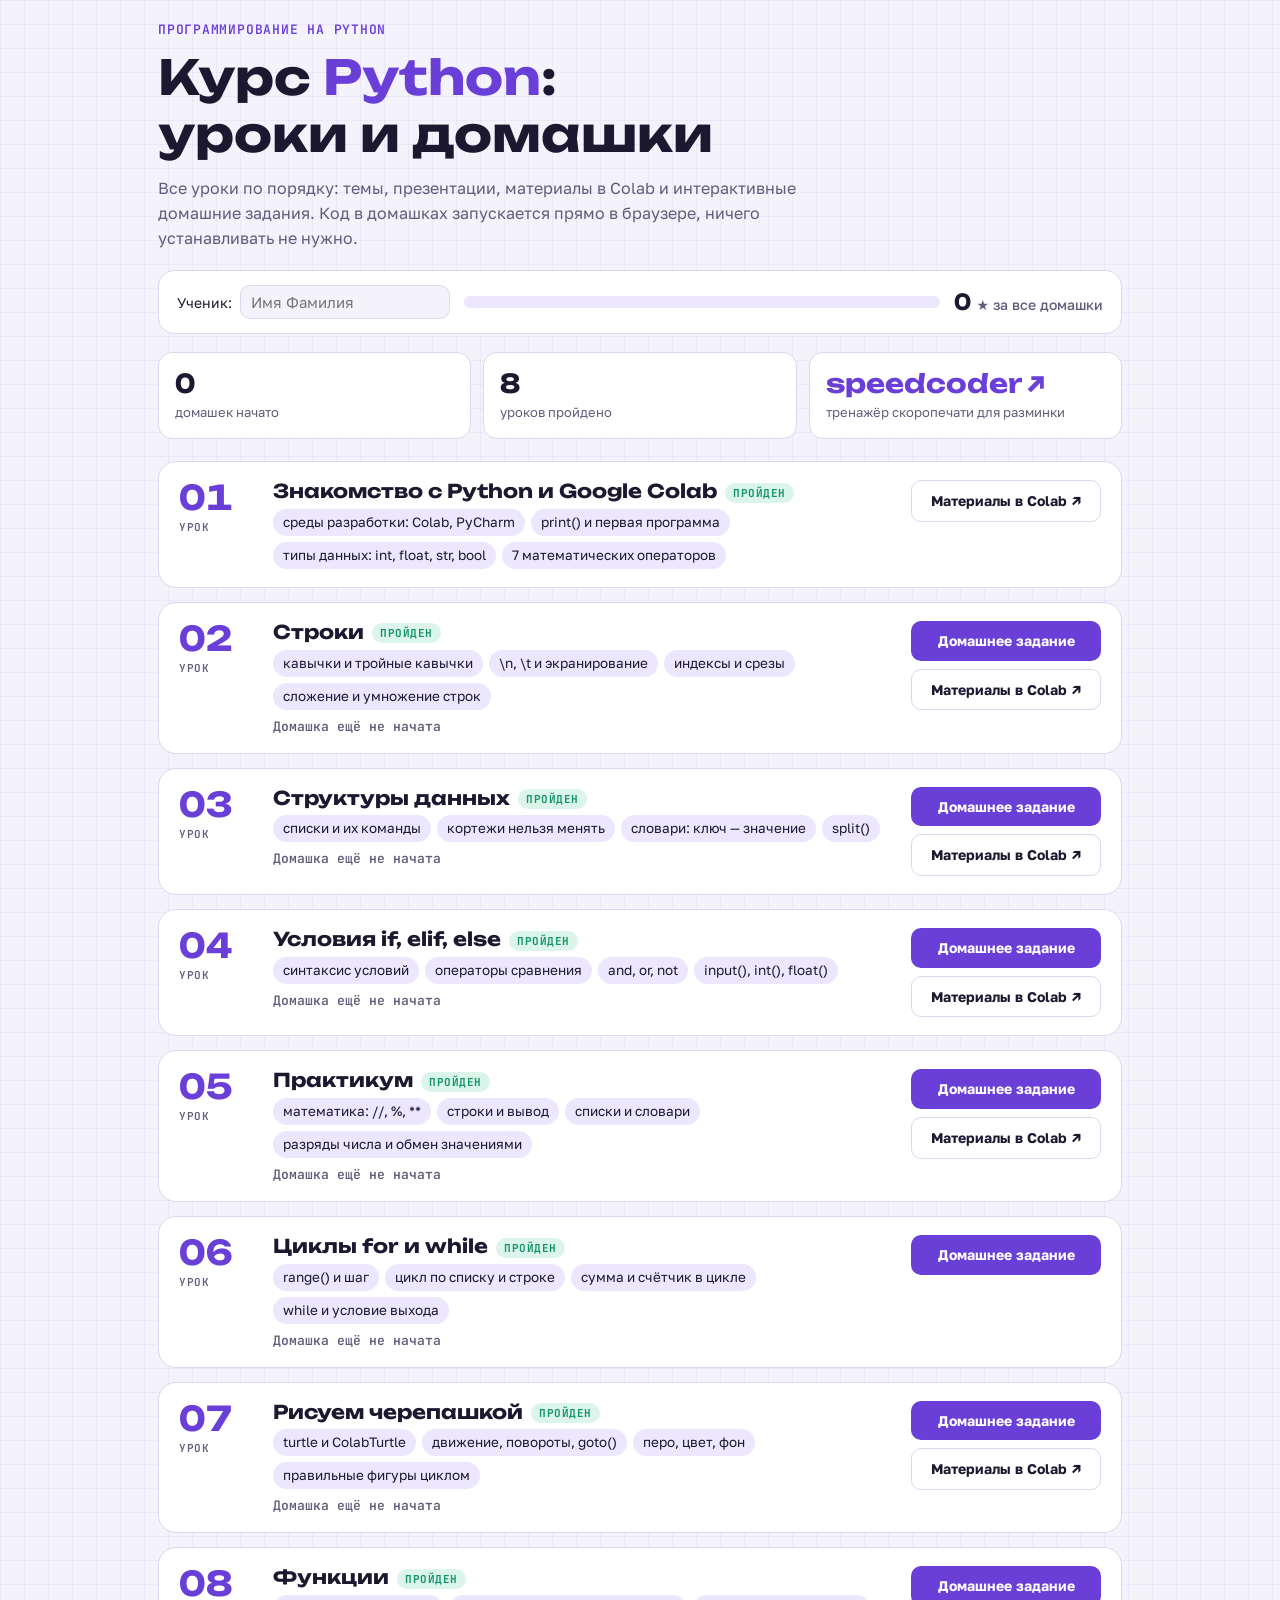
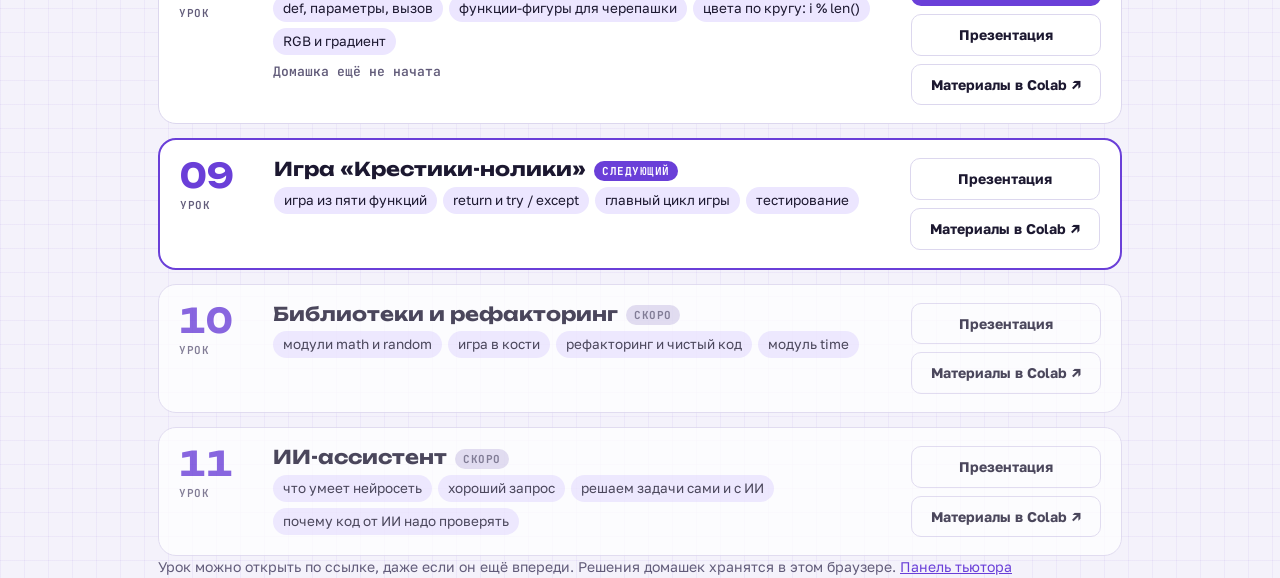
<file: index.html>
<!DOCTYPE html>
<html lang="ru">
<head>
<meta charset="utf-8">
<meta name="viewport" content="width=device-width, initial-scale=1">
<title>Курс Python: уроки и домашки</title>
<link rel="stylesheet" href="assets/site.css">
<style>
.lessons{display:grid;gap:14px}
.lesson{display:grid;grid-template-columns:76px 1fr auto;gap:18px;align-items:start;background:var(--paper);border:1px solid var(--line);border-radius:18px;padding:18px 20px}
.lesson .no{font:700 34px/1 var(--display);color:var(--accent);font-variant-numeric:tabular-nums}
.lesson .no small{display:block;font:600 11px var(--mono);color:var(--muted);letter-spacing:.06em;text-transform:uppercase;margin-top:6px}
.lesson h3{font-size:19px;margin-bottom:6px}
.lesson ul{margin:0;padding:0;list-style:none;display:flex;flex-wrap:wrap;gap:6px}
.lesson ul li{font-size:13.5px;background:var(--accent-soft);color:var(--ink);padding:3px 10px;border-radius:99px}
.lesson .acts{display:flex;flex-direction:column;gap:8px;align-items:stretch;min-width:190px}
.lesson .acts .btn{text-align:center}
.lesson.soon{opacity:.78}
.lesson.today{border:2px solid var(--accent)}
.pill{font:700 11px var(--mono);text-transform:uppercase;letter-spacing:.05em;padding:3px 8px;border-radius:99px;margin-left:8px;vertical-align:middle;white-space:nowrap}
.pill.done{background:var(--mint-soft);color:var(--mint)}
.pill.today{background:var(--accent);color:#fff}
.pill.soon{background:var(--line);color:var(--muted)}
.prog{font:600 13px var(--mono);color:var(--muted);margin-top:8px}
.prog b{color:var(--mint)}
@media (max-width:760px){.lesson{grid-template-columns:56px 1fr}.lesson .acts{grid-column:1/-1;flex-direction:row;flex-wrap:wrap;min-width:0}.lesson .acts .btn{flex:1}}
.stats{display:grid;grid-template-columns:repeat(3,1fr);gap:12px;margin-top:18px}
.stats div{background:var(--paper);border:1px solid var(--line);border-radius:14px;padding:14px 16px}
.stats b{display:block;font:700 26px var(--display);font-variant-numeric:tabular-nums}
.stats span{font-size:13px;color:var(--muted)}
@media (max-width:560px){.stats{grid-template-columns:1fr}}
</style>
</head>
<body>
<div class="wrap">
  <header class="hero">
    <div class="kicker">Программирование на Python</div>
    <h1>Курс <span>Python</span>: уроки и домашки</h1>
    <p>Все уроки по порядку: темы, презентации, материалы в Colab и интерактивные домашние задания. Код в домашках запускается прямо в браузере, ничего устанавливать не нужно.</p>
    <div class="scorebar">
      <div class="who"><label for="whoName">Ученик:</label><input id="whoName" placeholder="Имя Фамилия" maxlength="60" autocomplete="name"></div>
      <div class="meter"><i id="meter"></i></div>
      <div class="stars"><span id="sAll">0</span> <small>★ за все домашки</small></div>
    </div>
    <div class="stats">
      <div><b id="stDone">0</b><span>домашек начато</span></div>
      <div><b id="stLessons">0</b><span>уроков пройдено</span></div>
      <div><b><a href="https://www.speedcoder.net/lessons/" target="_blank" rel="noopener" style="text-decoration:none">speedcoder ↗</a></b><span>тренажёр скоропечати для разминки</span></div>
    </div>
  </header>
  <main class="lessons" id="lessons"></main>
</div>
<footer class="wrap">Урок можно открыть по ссылке, даже если он ещё впереди. Решения домашек хранятся в этом браузере. <a href="tutor.html">Панель тьютора</a></footer>
<script src="config.js"></script>
<script src="assets/lessons.js"></script>
<script>
(function(){
  const CFG = window.SITE_CONFIG || {};
  let S = {}; try { S = JSON.parse(localStorage.getItem('kiber-python-v1') || '{}') || {}; } catch (e) {}
  S.hw = S.hw || {};
  const esc = s => String(s).replace(/&/g, '&amp;').replace(/</g, '&lt;');
  const cur = CFG.currentLesson || 0;
  const host = document.getElementById('lessons');
  let all = 0, max = 0, started = 0;
  LESSONS.forEach(L => {
    const st = L.n <= cur ? 'done' : L.n === cur + 1 ? 'today' : 'soon';
    const pill = { done: '<span class="pill done">пройден</span>', today: '<span class="pill today">следующий</span>', soon: '<span class="pill soon">скоро</span>' }[st];
    const hw = L.hwId && S.hw[L.hwId];
    if (hw && hw.max){ all += hw.stars || 0; started++; }
    let prog = '';
    if (L.hw) prog = hw && hw.max ? `<div class="prog">Домашка: <b>${hw.stars || 0} из ${hw.max} ★</b></div>` : '<div class="prog">Домашка ещё не начата</div>';
    const acts = [];
    if (L.hw) acts.push(`<a class="btn" href="${L.hw}">Домашнее задание</a>`);
    if (L.slides) acts.push(`<a class="btn ghost" href="${L.slides}">Презентация</a>`);
    if (L.colab) acts.push(`<a class="btn ghost" href="${L.colab}" target="_blank" rel="noopener">Материалы в Colab ↗</a>`);
    const el = document.createElement('article');
    el.className = 'lesson ' + st; el.id = 'urok-' + L.n;
    el.innerHTML = `<div class="no">${String(L.n).padStart(2, '0')}<small>урок</small></div><div><h3>${esc(L.title)}${pill}</h3><ul>${L.topics.map(t => `<li>${esc(t)}</li>`).join('')}</ul>${prog}</div><div class="acts">${acts.join('')}</div>`;
    host.appendChild(el);
  });
  // максимум звёзд берём из начатых домашек
  Object.values(S.hw).forEach(h => { if (h && h.max) max += h.max; });
  document.getElementById('sAll').textContent = all;
  document.getElementById('meter').style.width = (max ? all / max * 100 : 0) + '%';
  document.getElementById('stDone').textContent = started;
  document.getElementById('stLessons').textContent = Math.max(0, Math.min(cur, LESSONS.length));
  const inp = document.getElementById('whoName');
  inp.value = S.name || '';
  inp.addEventListener('input', () => { S.name = inp.value.trim().replace(/\s+/g, ' '); try { localStorage.setItem('kiber-python-v1', JSON.stringify(S)); } catch (e) {} });
})();
</script>
</body>
</html>
</file>
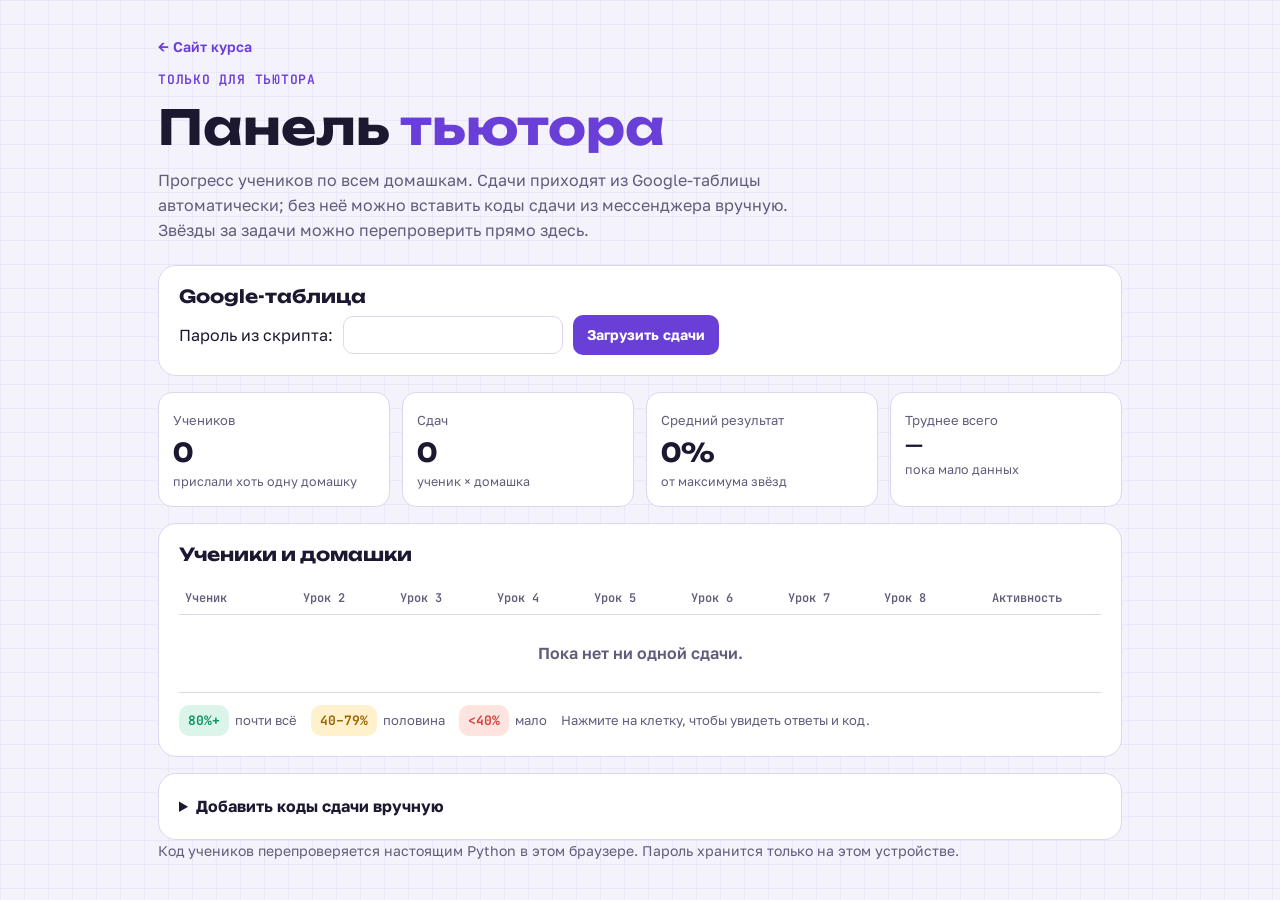
<file: tutor.html>
<!DOCTYPE html>
<html lang="ru">
<head>
<meta charset="utf-8">
<meta name="viewport" content="width=device-width, initial-scale=1">
<meta name="robots" content="noindex">
<title>Панель тьютора: курс Python</title>
<link rel="stylesheet" href="assets/site.css">
<style>
.tiles{display:grid;grid-template-columns:repeat(4,1fr);gap:12px}
@media (max-width:760px){.tiles{grid-template-columns:1fr 1fr}}
.tile{background:var(--paper);border:1px solid var(--line);border-radius:14px;padding:14px}
.tile span{font-size:13px;color:var(--muted)}
.tile b{display:block;font:700 26px var(--display);font-variant-numeric:tabular-nums;margin-top:4px}
.tile small{color:var(--muted);font-size:12.5px}
table.mx{width:100%;border-collapse:collapse;font-variant-numeric:tabular-nums}
table.mx th{font:600 12px var(--mono);color:var(--muted);text-align:center;padding:8px 6px;border-bottom:1px solid var(--line);white-space:nowrap}
table.mx th:first-child{text-align:left}
table.mx td{padding:6px;border-bottom:1px solid var(--line);text-align:center}
table.mx td:first-child{text-align:left;font-weight:600;white-space:nowrap}
table.mx td.when{color:var(--muted);font-size:13px;white-space:nowrap}
.cell{display:inline-block;min-width:74px;padding:6px 8px;border-radius:10px;font:700 13px var(--mono);border:1.5px solid transparent;background:var(--bg);color:var(--muted)}
button.cell:hover{border-color:var(--accent)}
.cell.p0{background:var(--coral-soft);color:var(--coral)}
.cell.p1{background:var(--gold-soft);color:var(--gold)}
.cell.p2{background:var(--mint-soft);color:var(--mint)}
.cell.on{border-color:var(--accent)}
.dot{display:inline-grid;place-items:center;width:26px;height:26px;border-radius:8px;font:700 13px var(--mono)}
.dot.ok{background:var(--mint-soft);color:var(--mint)}
.dot.no{background:var(--coral-soft);color:var(--coral)}
.dot.warn{background:var(--gold-soft);color:var(--gold)}
.dot.none{border:1px dashed var(--line);color:var(--muted)}
.dots{display:flex;flex-wrap:wrap;gap:6px;margin:4px 0 12px}
.tks{display:grid;grid-template-columns:repeat(auto-fill,minmax(340px,1fr));gap:12px;margin-top:12px;align-items:start}
.tk{background:var(--bg);border:1px solid var(--line);border-radius:14px;padding:12px;min-width:0}
.tk h4{font:700 15px var(--body);display:flex;justify-content:space-between;gap:8px;align-items:center;margin-bottom:6px}
.tk pre.code{max-height:260px;overflow:auto;font-size:12.5px}
.legend{display:flex;flex-wrap:wrap;gap:14px;font-size:13px;color:var(--muted);margin-top:12px}
.legend span{display:inline-flex;gap:6px;align-items:center}
.msg{font-size:14px;color:var(--muted)}
.msg b.ok{color:var(--mint)}.msg b.no{color:var(--coral)}
textarea#paste{width:100%;min-height:100px;border:1px solid var(--line);border-radius:12px;padding:10px;background:var(--bg);color:var(--ink);font:13px var(--mono)}
</style>
</head>
<body>
<div class="wrap">
  <header class="hero">
    <div class="topbar"><a href="index.html">← Сайт курса</a></div>
    <div style="height:14px"></div>
    <div class="kicker">Только для тьютора</div>
    <h1>Панель <span>тьютора</span></h1>
    <p>Прогресс учеников по всем домашкам. Сдачи приходят из Google-таблицы автоматически; без неё можно вставить коды сдачи из мессенджера вручную. Звёзды за задачи можно перепроверить прямо здесь.</p>
  </header>

  <div class="grid">
    <div class="card" id="conn"></div>
    <div class="tiles" id="tiles"></div>
    <div class="card">
      <div class="row" style="justify-content:space-between;margin-bottom:8px"><h3>Ученики и домашки</h3><span class="msg" id="upd"></span></div>
      <div class="tblwrap"><table class="mx" id="mx"></table></div>
      <div class="legend"><span><i class="cell p2" style="min-width:0">80%+</i>почти всё</span><span><i class="cell p1" style="min-width:0">40–79%</i>половина</span><span><i class="cell p0" style="min-width:0">&lt;40%</i>мало</span><span>Нажмите на клетку, чтобы увидеть ответы и код.</span></div>
    </div>
    <div class="card" id="detail" hidden></div>
    <details class="card">
      <summary style="cursor:pointer;font-weight:700">Добавить коды сдачи вручную</summary>
      <p class="msg">Если ученик прислал сообщение с кодом сдачи (начинается с <code>KP1z.</code>), вставьте его сюда. Можно сразу много сообщений подряд. Эти сдачи хранятся только в этом браузере.</p>
      <textarea id="paste" aria-label="Сообщения учеников"></textarea>
      <div class="row" style="margin-top:8px"><button class="btn" id="addBtn">Добавить</button><span class="msg" id="addMsg"></span></div>
    </details>
  </div>
</div>
<footer class="wrap">Код учеников перепроверяется настоящим Python в этом браузере. Пароль хранится только на этом устройстве.</footer>

<script src="config.js"></script>
<script src="assets/lessons.js"></script>
<script src="assets/runner.js"></script>
<script src="assets/hw-engine.js"></script>
<script>
(async function(){
  const CFG = window.SITE_CONFIG || {};
  const A = window.HW;
  const { esc, hl, $, $$, el } = A;
  const DATA = {};
  A.mount = d => { DATA[d.id] = d; };
  const HWS = LESSONS.filter(L => L.hwId);
  let paintConn = () => {};
  const loadingNote = document.getElementById('conn'); loadingNote.innerHTML = '<p class="msg">Загружаю панель…</p>';
  for (const L of HWS){
    await new Promise(res => { const s = document.createElement('script'); s.src = L.hw.replace('.html', '.js'); s.onload = res; s.onerror = res; document.body.appendChild(s); });
  }
  const KEY = 'kiber-tutor-v1';
  let T = {}; try { T = JSON.parse(localStorage.getItem(KEY) || '{}') || {}; } catch (e) {}
  T.codes = T.codes || {};
  const saveT = () => { try { localStorage.setItem(KEY, JSON.stringify(T)); } catch (e) {} };
  const nkey = n => String(n || '').toLowerCase().replace(/ё/g, 'е').replace(/\s+/g, ' ').trim();
  let remote = [];      // [{name, hw, ts, data:payload}]
  let current = null;   // {k, hw}

  /* ---------- подключение ---------- */
  const conn = $('#conn');
  paintConn = function (status){
    if (!CFG.endpoint){
      conn.innerHTML = `<h3>Автоматическая отправка не подключена</h3><p>Пока в <code>config.js</code> не указан адрес Google Apps Script, ученики сдают домашку кодом из мессенджера — вставляйте коды внизу страницы. Как подключить автоматику за 10 минут — в <a href="https://github.com/svet04ka/python#автоматическая-отправка-прогресса" target="_blank" rel="noopener">README репозитория</a>.</p>`;
      return;
    }
    conn.innerHTML = `<h3>Google-таблица</h3><div class="row" style="margin-top:8px"><label for="pw">Пароль из скрипта:</label><input class="inp" id="pw" type="password" style="width:220px" autocomplete="current-password"><button class="btn" id="load">Загрузить сдачи</button><span class="msg" id="cmsg">${status || ''}</span></div>`;
    $('#pw').value = T.pw || '';
    $('#load').addEventListener('click', () => { T.pw = $('#pw').value.trim(); saveT(); load(); });
    $('#pw').addEventListener('keydown', e => { if (e.key === 'Enter') $('#load').click(); });
  }
  async function load(){
    const m = $('#cmsg');
    if (!T.pw){ m.innerHTML = '<b class="no">Введите пароль.</b>'; return; }
    m.textContent = 'Загружаю…';
    try {
      const r = await fetch(CFG.endpoint + (CFG.endpoint.includes('?') ? '&' : '?') + 'action=list&key=' + encodeURIComponent(T.pw));
      const j = await r.json();
      if (!j.ok){ m.innerHTML = j.error === 'key' ? '<b class="no">Неверный пароль.</b> Он должен совпадать с PASSWORD в скрипте. Если вы меняли пароль или код скрипта, разверните новую версию: Развернуть → Управление развёртываниями → карандаш → Версия: «Новая версия» → Развернуть.' : '<b class="no">Ошибка таблицы.</b>'; return; }
      remote = j.rows.map(x => { let d = null; try { d = JSON.parse(x.data); } catch (e) {} return d ? { name: x.name, hw: x.hw, ts: x.ts || d.ts, data: d, src: 'sheet' } : null; }).filter(Boolean);
      m.innerHTML = `<b class="ok">Загружено сдач: ${remote.length}.</b>`;
      $('#upd').textContent = 'Обновлено в ' + new Date().toLocaleTimeString('ru-RU', { hour: '2-digit', minute: '2-digit' });
      render();
    } catch (e){ m.innerHTML = '<b class="no">Не удалось связаться с таблицей.</b> Проверьте адрес в config.js и что веб-приложение доступно всем.'; }
  }
  paintConn();
  if (CFG.endpoint && T.pw){ load(); setInterval(() => { if (document.visibilityState === 'visible') load(); }, 120000); }

  /* ---------- коды вручную ---------- */
  function fromB64url(s){ s = s.replace(/-/g, '+').replace(/_/g, '/'); while (s.length % 4) s += '='; const b = atob(s), u = new Uint8Array(b.length); for (let i = 0; i < b.length; i++) u[i] = b.charCodeAt(i); return u; }
  async function decode(code){
    let raw = fromB64url(code.slice(5));
    if (code[3] === 'z'){ const ds = new Blob([raw]).stream().pipeThrough(new DecompressionStream('deflate-raw')); raw = new Uint8Array(await new Response(ds).arrayBuffer()); }
    const d = JSON.parse(new TextDecoder().decode(raw)); if (!d || !d.name || !d.hw) throw new Error('bad'); return d;
  }
  $('#addBtn').addEventListener('click', async () => {
    const codes = $('#paste').value.match(/KP1[zj]\.[A-Za-z0-9_-]+/g) || [];
    const m = $('#addMsg');
    if (!codes.length){ m.innerHTML = '<b class="no">Код сдачи не найден.</b> Он начинается с KP1z.'; return; }
    let ok = 0, bad = 0;
    for (const c of codes){ try { const d = await decode(c); const k = nkey(d.name) + '|' + d.hw; if (!T.codes[k] || T.codes[k].ts <= d.ts){ T.codes[k] = d; ok++; } } catch (e){ bad++; } }
    saveT(); $('#paste').value = '';
    m.innerHTML = `<b class="ok">Добавлено: ${ok}.</b>` + (bad ? ` Повреждённых кодов: ${bad} — попросите ученика прислать сообщение ещё раз.` : '');
    render();
  });

  /* ---------- данные ---------- */
  function merged(){
    const map = {};
    const put = (d, src) => { const k = nkey(d.name) + '|' + d.hw; if (!map[k] || (map[k].ts || 0) < (d.ts || 0)) map[k] = Object.assign({}, d, { src }); };
    remote.forEach(r => put(r.data, 'sheet'));
    Object.values(T.codes).forEach(d => put(d, 'code'));
    const students = {};
    Object.values(map).forEach(d => { const k = nkey(d.name); (students[k] = students[k] || { name: d.name, hw: {}, last: 0 }); students[k].hw[d.hw] = d; students[k].last = Math.max(students[k].last, d.ts || 0); });
    return students;
  }
  const fmt = ts => ts ? new Date(ts).toLocaleString('ru-RU', { day: 'numeric', month: 'short', hour: '2-digit', minute: '2-digit' }) : '';

  function render(){
    const st = merged();
    const list = Object.entries(st).sort((a, b) => a[1].name.localeCompare(b[1].name, 'ru'));
    // плитки
    const subs = list.reduce((s, [, x]) => s + Object.keys(x.hw).length, 0);
    let pctSum = 0, pctN = 0; const solved = {}, claimed = {};
    list.forEach(([, x]) => Object.values(x.hw).forEach(d => { if (d.max){ pctSum += d.stars / d.max; pctN++; } Object.entries(d.tasks || {}).forEach(([id, t]) => { const k = d.hw + '/' + id; claimed[k] = (claimed[k] || 0) + 1; if (t.d) solved[k] = (solved[k] || 0) + 1; }); }));
    let hard = '—', hardRate = 2;
    Object.keys(claimed).forEach(k => { if (claimed[k] < 2) return; const r = (solved[k] || 0) / claimed[k]; if (r < hardRate){ hardRate = r; const [hw, id] = k.split('/'); const D = DATA[hw]; const t = D && D.tasks.find(x => x.id === id); hard = t ? `Урок ${D.lesson}: ${t.title}` : k; } });
    $('#tiles').innerHTML = `<div class="tile"><span>Учеников</span><b>${list.length}</b><small>прислали хоть одну домашку</small></div><div class="tile"><span>Сдач</span><b>${subs}</b><small>ученик × домашка</small></div><div class="tile"><span>Средний результат</span><b>${pctN ? Math.round(pctSum / pctN * 100) : 0}%</b><small>от максимума звёзд</small></div><div class="tile"><span>Труднее всего</span><b style="font-size:15px;line-height:1.35">${esc(hard)}</b><small>${hardRate <= 1 ? 'решили ' + Math.round(hardRate * 100) + '% начавших' : 'пока мало данных'}</small></div>`;
    // матрица
    const mx = $('#mx');
    mx.innerHTML = `<thead><tr><th>Ученик</th>${HWS.map(L => `<th title="${esc(L.title)}">Урок ${L.n}</th>`).join('')}<th>Активность</th></tr></thead>`;
    const tb = document.createElement('tbody'); mx.appendChild(tb);
    if (!list.length) tb.innerHTML = `<tr><td colspan="${HWS.length + 2}" style="text-align:center;color:var(--muted);padding:26px">Пока нет ни одной сдачи.</td></tr>`;
    list.forEach(([k, x]) => {
      const tr = document.createElement('tr');
      tr.innerHTML = `<td></td>` + HWS.map(L => { const d = x.hw[L.hwId]; if (!d) return '<td><span class="cell">—</span></td>'; const p = d.max ? d.stars / d.max : 0; const on = current && current.k === k && current.hw === L.hwId ? ' on' : ''; return `<td><button class="cell ${p >= .8 ? 'p2' : p >= .4 ? 'p1' : 'p0'}${on}" data-k="${esc(k).replace(/"/g, '&quot;')}" data-hw="${L.hwId}">${d.stars}/${d.max} ★</button></td>`; }).join('') + `<td class="when">${fmt(x.last)}</td>`;
      tr.firstChild.textContent = x.name;
      tb.appendChild(tr);
    });
    $$('button.cell', mx).forEach(b => b.addEventListener('click', () => { current = { k: b.dataset.k, hw: b.dataset.hw }; render(); showDetail(); }));
    if (current) showDetail(true);
  }

  /* ---------- детали ---------- */
  function showDetail(quiet){
    const st = merged(); const x = st[current.k]; const det = $('#detail');
    const d = x && x.hw[current.hw]; const D = DATA[current.hw];
    if (!d || !D){ det.hidden = true; return; }
    if (quiet && det.dataset.cur === current.k + current.hw + d.ts) return;
    det.dataset.cur = current.k + current.hw + d.ts;
    det.hidden = false;
    const dots = (arr) => `<div class="dots">${(arr || []).map((v, i) => `<span class="dot ${v === 2 ? 'ok' : v === 1 ? 'warn' : 'none'}" title="${v === 2 ? 'с первой попытки' : v === 1 ? 'не с первой попытки' : 'не отвечал(а)'}">${i + 1}</span>`).join('')}</div>`;
    det.innerHTML = `<div class="row" style="justify-content:space-between"><h3></h3><div class="row"><button class="btn" id="recheckAll">Перепроверить все задачи</button><button class="btn ghost" id="delSub">Удалить сдачу</button></div></div>
      <p class="msg">Урок ${D.lesson}: ${esc(D.short || D.title)} · ${d.stars} из ${d.max} ★ · обновлено ${fmt(d.ts)} · ${d.src === 'sheet' ? 'из таблицы' : 'из кода сдачи'}</p>
      <div class="row" style="gap:30px;align-items:flex-start;margin-top:8px">${D.quiz && D.quiz.length ? `<div><b style="font-size:13px">Квиз</b>${dots(d.quiz)}</div>` : ''}${D.bugs && D.bugs.length ? `<div><b style="font-size:13px">Найди ошибку</b>${dots(d.bugs)}</div>` : ''}</div>
      <div class="tks"></div>`;
    $('h3', det).textContent = x.name;
    const host = $('.tks', det);
    const boxes = [];
    D.tasks.forEach((Tk, i) => {
      const t = (d.tasks || {})[Tk.id] || { d: 0, c: '' };
      const box = el('div', 'tk');
      const code = t.c || '';
      const stat = t.d ? '<span class="dot ok" title="ученик решил">✓</span>' : code ? '<span class="dot no" title="начал, не решил">✗</span>' : '<span class="dot none" title="не начинал">·</span>';
      box.innerHTML = `<h4><span>${i + 1}. ${esc(Tk.title)}</span>${stat}</h4>` + (code ? `<p class="msg" style="margin:0">Проверок: ${t.n || 0}${t.i ? ' · ввод: <code>' + esc(t.i.replace(/\n/g, ' ⏎ ')) + '</code>' : ''}</p><pre class="code">${hl(code)}</pre>${Tk.kind === 'turtle' ? '<canvas class="turtle" width="800" height="500" hidden></canvas>' : ''}<div class="console" hidden></div><ul class="checks"></ul><div class="btns"><button class="btn ghost rc">▶ Перепроверить</button></div>` : '<p class="msg" style="margin:0">Код не менялся — задачу не начинали.</p>');
      host.appendChild(box);
      if (!code) return;
      const rc = async () => {
        const btn = $('.rc', box); btn.disabled = true; $('.checks', box).innerHTML = '<li>Проверяю…</li>';
        const r = await A.checkTask(Tk, code, t.i ? t.i.split('\n') : []);
        btn.disabled = false;
        $('.checks', box).innerHTML = r.items.map(([ok, l, note]) => `<li class="${ok ? 'ok' : 'no'}"><span class="chk">${esc(l)}${note ? `<small>${esc(note)}</small>` : ''}</span></li>`).join('') + `<li class="${r.ok ? 'ok' : 'no'}"><b>${r.ok ? 'Решено верно' : 'Есть замечания'}</b></li>`;
        const con = $('.console', box); if (r.res){ con.hidden = false; con.innerHTML = A.consoleHTML(r.res); }
        const cv = $('canvas', box); if (cv && r.res){ cv.hidden = false; A.renderOps(cv, r.res.ops, r.res.ops.length, { mode: r.res.mode }); }
      };
      $('.rc', box).addEventListener('click', rc);
      boxes.push(rc);
    });
    $('#recheckAll').addEventListener('click', async () => { for (const f of boxes) await f(); });
    const del = $('#delSub');
    del.addEventListener('click', async () => {
      if (del.dataset.sure !== '1'){ del.dataset.sure = '1'; del.textContent = 'Точно удалить? Нажмите ещё раз'; return; }
      delete T.codes[current.k + '|' + current.hw]; saveT();
      if (d.src === 'sheet' && CFG.endpoint && T.pw){ try { await fetch(CFG.endpoint + '?action=delete&key=' + encodeURIComponent(T.pw) + '&name=' + encodeURIComponent(d.name) + '&hw=' + encodeURIComponent(d.hw)); } catch (e) {} remote = remote.filter(r => !(nkey(r.name) === current.k && r.hw === current.hw)); }
      current = null; $('#detail').hidden = true; render();
    });
    if (!quiet) det.scrollIntoView({ block: 'start', behavior: 'smooth' });
  }
  render();
})();
</script>
</body>
</html>
</file>
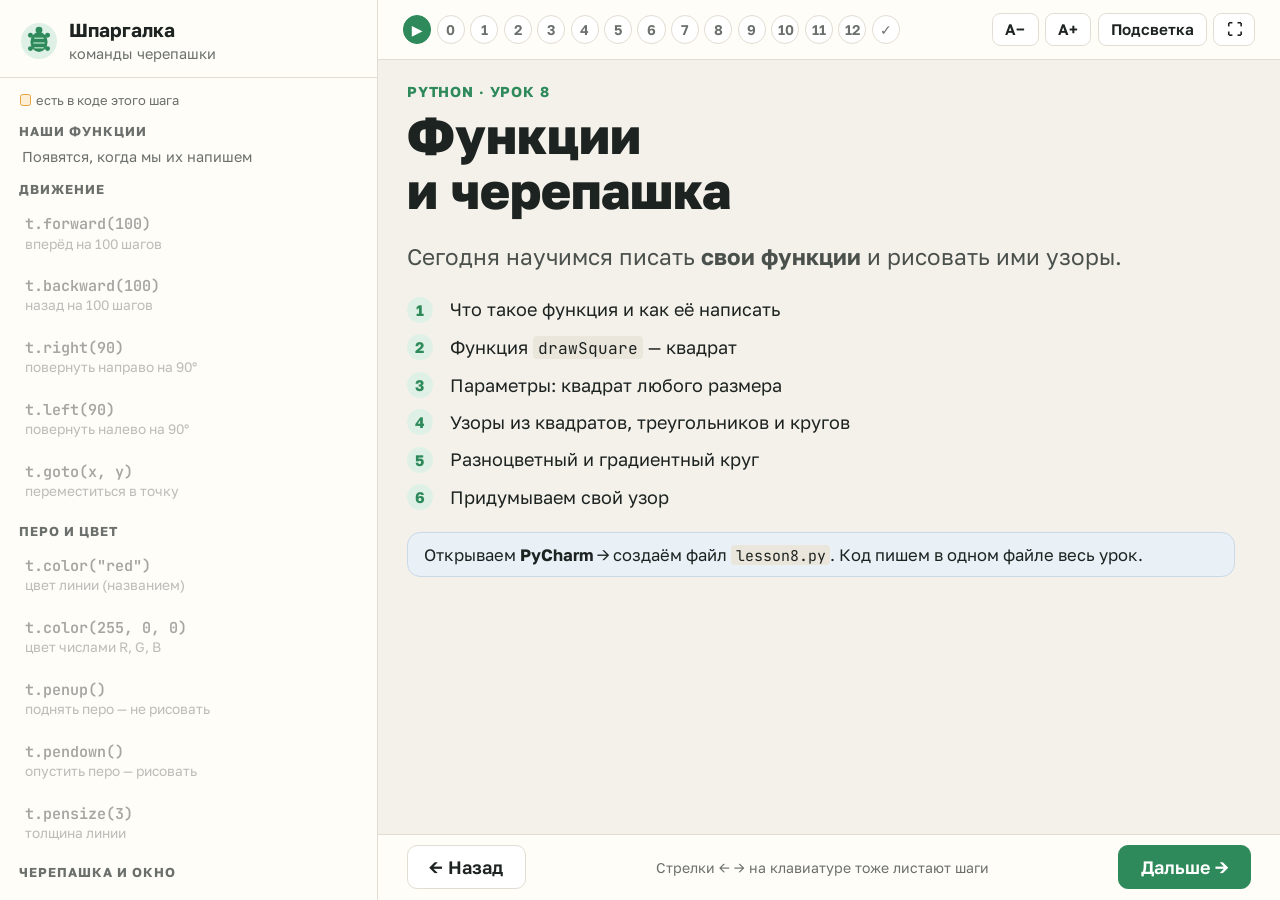
<file: archive/urok-8-old.html>
<!DOCTYPE html>
<html lang="ru">
<head>
<meta charset="utf-8">
<meta name="viewport" content="width=device-width, initial-scale=1">
<title>Урок 8. Функции с черепашкой</title>
<link rel="preconnect" href="https://fonts.googleapis.com">
<link rel="preconnect" href="https://fonts.gstatic.com" crossorigin>
<link href="https://fonts.googleapis.com/css2?family=Golos+Text:wght@400;500;600;700;800&family=JetBrains+Mono:wght@400;600;700&display=swap" rel="stylesheet">
<style>
:root{
  --bg:#f4f1ea; --panel:#fffdf8; --ink:#1d2321; --muted:#6b706c; --line:#e2ddd2;
  --green:#2f8a5b; --green-soft:#dff1e6; --amber:#e8a33d; --amber-soft:#fcefd6;
  --code-bg:#2b2b2b; --code-fg:#a9b7c6;
  --fs:18px;
}
*{box-sizing:border-box}
button{font-family:"Golos Text",system-ui,sans-serif}
html,body{margin:0;height:100%}
body{font-family:"Golos Text",system-ui,sans-serif;font-size:var(--fs);color:var(--ink);background:var(--bg);display:flex;overflow:hidden}
code,.mono{font-family:"JetBrains Mono",ui-monospace,monospace}

/* ---------- sidebar ---------- */
aside{width:21em;flex:none;background:var(--panel);border-right:1px solid var(--line);display:flex;flex-direction:column;height:100vh}
.brand{padding:1em 1.1em .8em;border-bottom:1px solid var(--line);display:flex;gap:.6em;align-items:center}
.brand svg{flex:none}
.brand b{display:block;font-size:1.05em}
.brand span{color:var(--muted);font-size:.8em}
.side-scroll{overflow:auto;padding:.6em .8em 1.2em;flex:1}
.side-h{font-size:.72em;text-transform:uppercase;letter-spacing:.08em;color:var(--muted);font-weight:700;margin:1em .35em .45em}
.fn{display:block;padding:.42em .55em;border-radius:.5em;margin-bottom:.15em;border:1.5px solid transparent;transition:background .25s,border-color .25s,opacity .25s}
.fn code{font-size:.84em;font-weight:600;color:#3a3f3c}
.fn small{display:block;color:var(--muted);font-size:.76em;line-height:1.3;margin-top:.1em}
.fn.used{background:var(--amber-soft);border-color:var(--amber)}
.fn.used code{color:#8a4b00}
body.focus .fn:not(.used){opacity:.45}
.mine .fn{background:var(--green-soft)}
.mine .fn code{color:#1f6640}
.mine .fn.new{border-color:var(--green);animation:pop .5s}
.mine-empty{color:var(--muted);font-size:.8em;padding:.2em .55em}
@keyframes pop{0%{transform:scale(.9);opacity:0}100%{transform:none;opacity:1}}
.legend{font-size:.72em;color:var(--muted);padding:.2em .4em;display:flex;align-items:center;gap:.4em}
.legend i{width:.9em;height:.9em;border-radius:.2em;background:var(--amber-soft);border:1.5px solid var(--amber);display:inline-block}

/* ---------- main ---------- */
main{flex:1;display:flex;flex-direction:column;height:100vh;min-width:0}
header{display:flex;align-items:center;gap:1em;padding:.7em 1.4em;border-bottom:1px solid var(--line);background:var(--panel)}
.dots{display:flex;gap:.3em;flex-wrap:wrap;flex:1}
.dot{width:2em;height:2em;border-radius:50%;border:1.5px solid var(--line);background:#fff;font:600 .78em "Golos Text",system-ui,sans-serif;color:var(--muted);cursor:pointer}
.dot.done{background:var(--green-soft);border-color:#b9dcc6;color:var(--green)}
.dot.cur{background:var(--green);border-color:var(--green);color:#fff}
.tools{display:flex;gap:.35em}
.btn{font:600 .85em "Golos Text",system-ui,sans-serif;border:1.5px solid var(--line);background:#fff;border-radius:.55em;padding:.45em .8em;cursor:pointer;color:var(--ink)}
.btn:hover{border-color:#bdb6a8}
.btn.primary{background:var(--green);border-color:var(--green);color:#fff}
.btn.primary:hover{background:#26774d}

.stage{flex:1;display:grid;grid-template-columns:minmax(0,1.15fr) minmax(0,1fr);gap:1.4em;padding:1.3em 1.6em;overflow:auto;align-items:start}
.stage.full{grid-template-columns:1fr}
.kicker{color:var(--green);font-weight:700;font-size:.8em;letter-spacing:.06em;text-transform:uppercase}
h1{font-size:2em;line-height:1.1;margin:.15em 0 .45em;font-weight:800}
.text p{margin:.35em 0 .6em;line-height:1.45}
.text ul{margin:.3em 0 .7em;padding-left:1.2em;line-height:1.45}
.text li{margin:.15em 0}
.text code{background:#ebe6db;padding:.05em .3em;border-radius:.25em;font-size:.9em}

.code{background:var(--code-bg);color:var(--code-fg);border-radius:.8em;margin:.7em 0;overflow:hidden;box-shadow:0 2px 0 rgba(0,0,0,.08)}
.code-top{display:flex;justify-content:space-between;align-items:center;padding:.45em .9em;background:#3c3f41;color:#bbb;font:.72em "JetBrains Mono"}
.code-top .copy{background:#4c5052;color:#ddd;border:0;border-radius:.35em;padding:.3em .7em;font:600 1em "Golos Text",system-ui,sans-serif;cursor:pointer}
.code-top .copy.ok{background:var(--green);color:#fff}
.code pre{margin:0;padding:.8em 0;font:1em/1.5 "JetBrains Mono",monospace;overflow:auto}
.code .ln{display:block;padding:0 1em 0 0}
.code .ln::before{content:attr(data-n);display:inline-block;width:2.4em;text-align:right;margin-right:1em;color:#606366}
.code .ln.dim{opacity:.38}
.code .ln.hl{background:rgba(232,163,61,.16);box-shadow:inset 3px 0 0 var(--amber)}
.k{color:#cc7832}.s{color:#6a8759}.n{color:#6897bb}.c{color:#808080;font-style:italic}.f{color:#ffc66d}.b{color:#8888c6}.m{color:#e0c48a}

.task{background:var(--amber-soft);border:1.5px solid #f1cf91;border-radius:.8em;padding:.75em 1em;margin:.8em 0}
.task b{color:#8a4b00}
.note{background:#e9f0f6;border:1.5px solid #c9d9e8;border-radius:.8em;padding:.7em 1em;margin:.8em 0;font-size:.92em}

.right{position:sticky;top:0}
.canvas-card{background:#fff;border:1px solid var(--line);border-radius:1em;padding:.8em;box-shadow:0 1px 0 rgba(0,0,0,.04)}
.canvas-title{display:flex;justify-content:space-between;align-items:center;margin-bottom:.5em;font-weight:600;font-size:.9em;color:var(--muted)}
canvas{width:100%;aspect-ratio:1;display:block;border-radius:.6em;background:#fff;border:1px dashed #e4e0d7}
.canvas-btns{display:flex;gap:.4em;margin-top:.6em;flex-wrap:wrap}
.variants{display:flex;gap:.35em;flex-wrap:wrap;margin:.2em 0 .4em}
.variants .btn.on{background:var(--ink);color:#fff;border-color:var(--ink)}
.console{background:#1e1f22;color:#d6d6d6;font:1.1em/1.6 "JetBrains Mono";border-radius:.8em;padding:1em 1.2em;min-height:7em}
.console .p{color:#6a8759}

/* anatomy */
.anat{display:flex;align-items:flex-end;gap:.15em;font:1.6em "JetBrains Mono";margin:1.1em 0 .4em;flex-wrap:wrap}
.anat div{text-align:center}
.anat small{display:block;font:600 .42em "Golos Text",system-ui,sans-serif;color:var(--muted);margin-bottom:.4em;line-height:1.2;max-width:9em}
.anat span{display:inline-block;padding:.05em .25em;border-radius:.2em}
.a1{background:#dfe6fb;color:#2442b8}.a2{background:#cfe9d6;color:#1f6640}.a3{background:#f6d4d8;color:#9d2433}.a4{background:#fbedc9;color:#7b5600}

.mod{display:grid;grid-template-columns:repeat(4,auto);gap:.25em 1em;font:1em "JetBrains Mono";background:#fff;border:1px solid var(--line);border-radius:.7em;padding:.6em 1em;width:max-content;margin:.4em 0 .8em}
.mod .hd{font:700 .8em "JetBrains Mono",monospace;color:var(--muted)}
.mod .sw{width:1.4em;height:1.4em;border-radius:.3em;display:inline-block;vertical-align:middle}

.mixer{background:#fff;border:1px solid var(--line);border-radius:.8em;padding:.8em 1em;margin:.7em 0}
.mixer label{display:grid;grid-template-columns:5.5em 1fr 3em;align-items:center;gap:.6em;font-weight:600;font-size:.9em}
.mixer input{width:100%}
.mix-out{display:flex;gap:1em;align-items:center;margin-top:.5em}
.mix-sw{width:3.4em;height:3.4em;border-radius:.6em;border:1px solid var(--line)}
.mix-out code{font-size:1.05em}

.cover{max-width:46em}
.cover h1{font-size:2.8em}
.plan{counter-reset:p;list-style:none;padding:0}
.plan li{counter-increment:p;padding:.35em 0 .35em 2.4em;position:relative}
.plan li::before{content:counter(p);position:absolute;left:0;top:.3em;width:1.7em;height:1.7em;border-radius:50%;background:var(--green-soft);color:var(--green);font-weight:700;display:grid;place-items:center;font-size:.85em}

footer{display:flex;justify-content:space-between;align-items:center;padding:.6em 1.6em;border-top:1px solid var(--line);background:var(--panel)}
footer .hint{color:var(--muted);font-size:.78em}
footer .btn{font-size:1em;padding:.55em 1.2em}
@media (max-width:900px){aside{display:none}.stage{grid-template-columns:1fr}}
</style>
</head>
<body class="focus">

<aside>
  <div class="brand">
    <svg width="38" height="38" viewBox="0 0 40 40" aria-hidden="true"><circle cx="20" cy="20" r="19" fill="#dff1e6"/><ellipse cx="20" cy="21" rx="9" ry="10.5" fill="#2f8a5b"/><circle cx="20" cy="8.5" r="3.6" fill="#2f8a5b"/><circle cx="11" cy="14" r="2.6" fill="#2f8a5b"/><circle cx="29" cy="14" r="2.6" fill="#2f8a5b"/><circle cx="11" cy="28" r="2.6" fill="#2f8a5b"/><circle cx="29" cy="28" r="2.6" fill="#2f8a5b"/><path d="M15 17h10M14 22h12M15 27h10" stroke="#9fd3b4" stroke-width="1.6"/></svg>
    <div><b>Шпаргалка</b><span>команды черепашки</span></div>
  </div>
  <div class="side-scroll">
    <div class="legend"><i></i> есть в коде этого шага</div>
    <div class="side-h">Наши функции</div>
    <div class="mine" id="mine"></div>
    <div id="ref"></div>
  </div>
</aside>

<main>
  <header>
    <div class="dots" id="dots"></div>
    <div class="tools">
      <button class="btn" id="fsDown" title="Мельче">A−</button>
      <button class="btn" id="fsUp" title="Крупнее">A+</button>
      <button class="btn" id="focusBtn" title="Приглушать неиспользуемые команды">Подсветка</button>
      <button class="btn" id="fullBtn" title="Во весь экран">⛶</button>
    </div>
  </header>
  <section class="stage" id="stage"></section>
  <footer>
    <button class="btn" id="prev">← Назад</button>
    <span class="hint">Стрелки ← → на клавиатуре тоже листают шаги</span>
    <button class="btn primary" id="next">Дальше →</button>
  </footer>
</main>

<script>
/* ================= Reference (sidebar) ================= */
const REF = [
  {h:"Движение", items:[
    ["forward","t.forward(100)","вперёд на 100 шагов"],
    ["backward","t.backward(100)","назад на 100 шагов"],
    ["right","t.right(90)","повернуть направо на 90°"],
    ["left","t.left(90)","повернуть налево на 90°"],
    ["goto","t.goto(x, y)","переместиться в точку"],
  ]},
  {h:"Перо и цвет", items:[
    ["color","t.color(\"red\")","цвет линии (названием)"],
    ["color3","t.color(255, 0, 0)","цвет числами R, G, B"],
    ["penup","t.penup()","поднять перо — не рисовать"],
    ["pendown","t.pendown()","опустить перо — рисовать"],
    ["pensize","t.pensize(3)","толщина линии"],
  ]},
  {h:"Черепашка и окно", items:[
    ["speed","t.speed(0)","скорость: 1…10, 0 — быстрее всего"],
    ["hideturtle","t.hideturtle()","спрятать черепашку"],
    ["colormode","turtle.colormode(255)","включить цвета числами 0–255"],
    ["bgcolor","turtle.bgcolor(\"black\")","цвет фона"],
    ["done","turtle.done()","не закрывать окно (в конце)"],
  ]},
  {h:"Python", items:[
    ["def","def имя(параметры):","создать свою функцию"],
    ["for","for i in range(0, 4):","повторить 4 раза"],
    ["len","len(список)","сколько элементов в списке"],
    ["mod","i % 3","остаток от деления"],
    ["abs","abs(-5)","модуль числа → 5"],
    ["print","print(...)","вывести в консоль"],
  ]},
];
const DETECT = {
  forward:/\.forward\(/, backward:/\.backward\(/, right:/\.right\(/, left:/\.left\(/, goto:/\.goto\(/,
  color:/\.color\(\s*["a-z]/, color3:/\.color\(\s*[0-9i(a]/, penup:/\.penup\(/, pendown:/\.pendown\(/, pensize:/\.pensize\(/,
  speed:/\.speed\(/, hideturtle:/\.hideturtle\(/, colormode:/colormode\(/, bgcolor:/bgcolor\(/, done:/turtle\.done\(/,
  def:/^\s*def /m, for:/^\s*for /m, len:/len\(/, mod:/ % /, abs:/abs\(/, print:/print\(/,
};
const refEl = document.getElementById('ref');
refEl.innerHTML = REF.map(g=>`<div class="side-h">${g.h}</div>`+g.items.map(([id,c,d])=>
  `<div class="fn" data-id="${id}"><code>${esc(c)}</code><small>${d}</small></div>`).join('')).join('');

/* ================= Python highlighter ================= */
function esc(s){return s.replace(/&/g,'&amp;').replace(/</g,'&lt;').replace(/>/g,'&gt;')}
const KW = new Set(['def','for','in','import','from','return','if','else','elif','while','and','or','not','True','False','None']);
const BI = new Set(['range','len','print','abs','int','input','str']);
function hl(line){
  let out='', i=0, prevWord='';
  while(i<line.length){
    const ch=line[i], rest=line.slice(i);
    let m;
    if(ch==='#'){out+=`<span class="c">${esc(rest)}</span>`;break}
    if(ch==='"'||ch==="'"){let j=i+1;while(j<line.length&&line[j]!==ch)j++;out+=`<span class="s">${esc(line.slice(i,j+1))}</span>`;i=j+1;continue}
    if((m=rest.match(/^\d+(\.\d+)?/))){out+=`<span class="n">${m[0]}</span>`;i+=m[0].length;continue}
    if((m=rest.match(/^[A-Za-z_]\w*/))){
      const w=m[0];
      const isCall = line[i+w.length]==='(';
      const afterDot = line[i-1]==='.';
      let cls='';
      if(KW.has(w))cls='k';
      else if(prevWord==='def')cls='f';
      else if(BI.has(w)&&isCall)cls='b';
      else if(afterDot&&isCall)cls='m';
      out+=cls?`<span class="${cls}">${w}</span>`:w;
      prevWord=w;i+=w.length;continue}
    out+=esc(ch);if(ch!==' ')prevWord='';i++;
  }
  return out;
}
/* code spec: lines starting with "~" are dim context, "!" highlighted (new) */
function codeBlock(src, title){
  const lines=src.replace(/^\n|\n$/g,'').split('\n');
  const plain=[];
  const html=lines.map((raw,n)=>{
    let cls='';
    if(raw.startsWith('~')){cls='dim';raw=raw.slice(1)}
    else if(raw.startsWith('!')){cls='hl';raw=raw.slice(1)}
    plain.push(raw);
    return `<span class="ln ${cls}" data-n="${n+1}">${hl(raw)||' '}</span>`;
  }).join('');
  const id='cb'+Math.random().toString(36).slice(2,8);
  CODES[id]=plain.join('\n');
  return `<div class="code"><div class="code-top"><span>${title||'main.py'}</span><button class="copy" data-copy="${id}">Скопировать</button></div><pre>${html}</pre></div>`;
}
const CODES={};
document.addEventListener('click',e=>{
  const b=e.target.closest('[data-copy]'); if(!b)return;
  const txt=CODES[b.dataset.copy];
  const done=()=>{b.textContent='Скопировано ✓';b.classList.add('ok');setTimeout(()=>{b.textContent='Скопировать';b.classList.remove('ok')},1400)};
  try{navigator.clipboard.writeText(txt).then(done,()=>fallbackCopy(txt,done))}catch(_){fallbackCopy(txt,done)}
});
function fallbackCopy(t,done){const ta=document.createElement('textarea');ta.value=t;document.body.appendChild(ta);ta.select();try{document.execCommand('copy');done()}catch(_){}ta.remove()}

/* ================= Turtle simulator (JS mirror of Python turtle) ================= */
const NAMED = n=>n; // CSS understands the same colour names
function record(fn){
  const ops=[]; let x=0,y=0,h=0,pen=true,col='#000',vis=true;
  const T={
    forward(d){const nx=x+d*Math.cos(h*Math.PI/180),ny=y+d*Math.sin(h*Math.PI/180);ops.push({t:'m',x0:x,y0:y,x1:nx,y1:ny,pen,col,len:Math.abs(d)});x=nx;y=ny},
    backward(d){T.forward(-d)},
    left(a){ops.push({t:'r',h0:h,h1:h+a,len:Math.abs(a)/3});h+=a},
    right(a){T.left(-a)},
    color(r,g,b){col = g===undefined ? NAMED(r) : `rgb(${r},${g},${b})`},
    penup(){pen=false},pendown(){pen=true},
    goto(nx,ny){ops.push({t:'m',x0:x,y0:y,x1:nx,y1:ny,pen,col,len:Math.hypot(nx-x,ny-y)});x=nx;y=ny},
    hideturtle(){ops.push({t:'v',v:false,len:0})},
    speed(){},
  };
  fn&&fn(T);
  return ops;
}
const cv={el:null,ctx:null,off:null,octx:null,raf:0};
const WORLD=330;
function setupCanvas(el){
  const r=el.getBoundingClientRect(), dpr=window.devicePixelRatio||1, S=Math.max(300,Math.round(r.width*dpr));
  el.width=el.height=S;
  cv.el=el;cv.ctx=el.getContext('2d');
  cv.off=document.createElement('canvas');cv.off.width=cv.off.height=S;cv.octx=cv.off.getContext('2d');
  cv.S=S;cv.k=S/(2*WORLD);
}
const px=x=>cv.S/2+x*cv.k, py=y=>cv.S/2-y*cv.k;
function seg(ctx,x0,y0,x1,y1,col){ctx.strokeStyle=col;ctx.lineWidth=Math.max(1.5,cv.k*1.6);ctx.lineCap='round';ctx.beginPath();ctx.moveTo(px(x0),py(y0));ctx.lineTo(px(x1),py(y1));ctx.stroke()}
function sprite(ctx,x,y,h){
  const s=cv.k*1.7;ctx.save();ctx.translate(px(x),py(y));ctx.rotate(-h*Math.PI/180);
  ctx.fillStyle='#2f8a5b';ctx.strokeStyle='#14432b';ctx.lineWidth=1;
  ctx.beginPath();ctx.moveTo(9*s,0);ctx.lineTo(-6*s,6*s);ctx.lineTo(-2*s,0);ctx.lineTo(-6*s,-6*s);ctx.closePath();ctx.fill();ctx.stroke();ctx.restore();
}
function animate(ops,pace,instant){
  cancelAnimationFrame(cv.raf);
  const {ctx,octx,S}=cv; octx.clearRect(0,0,S,S);
  let i=0, part=0, x=0,y=0,h=0,vis=true;
  function frame(){
    let budget=instant?1e12:pace;
    while(i<ops.length&&budget>0){
      const o=ops[i], need=o.len-part;
      if(budget>=need){
        if(o.t==='m'){ if(o.pen)seg(octx,o.x0+(o.x1-o.x0)*(part/(o.len||1)),o.y0+(o.y1-o.y0)*(part/(o.len||1)),o.x1,o.y1,o.col); x=o.x1;y=o.y1 }
        else if(o.t==='r'){h=o.h1} else if(o.t==='v'){vis=o.v}
        budget-=need;part=0;i++;
      } else {
        const f0=part/o.len, f1=(part+budget)/o.len;
        if(o.t==='m'){ if(o.pen)seg(octx,o.x0+(o.x1-o.x0)*f0,o.y0+(o.y1-o.y0)*f0,o.x0+(o.x1-o.x0)*f1,o.y0+(o.y1-o.y0)*f1,o.col); x=o.x0+(o.x1-o.x0)*f1;y=o.y0+(o.y1-o.y0)*f1 }
        else if(o.t==='r'){h=o.h0+(o.h1-o.h0)*f1}
        part+=budget;budget=0;
      }
    }
    ctx.clearRect(0,0,S,S);ctx.drawImage(cv.off,0,0);
    if(vis)sprite(ctx,x,y,h);
    if(i<ops.length)cv.raf=requestAnimationFrame(frame);
  }
  frame();
}

/* ================= Python code pieces ================= */
const HEAD = `~import turtle
~
~# Создаём объект черепашки
~t = turtle.Turtle()
~`;
const TAIL = `~
~turtle.done()  # Запускаем цикл обработки событий`;
const wrap = body => HEAD+'\n'+body.replace(/^\n|\n$/g,'')+'\n'+TAIL;

const COLORS_PY = `colors = ["lavender", "thistle", "plum",
          "violet", "orchid", "fuchsia",
          "magenta", "mediumOrchid", "mediumPurple",
          "blueViolet", "darkViolet", "darkOrchid",
          "darkMagenta", "purple", "indigo",
          "slateBlue", "darkSlateBlue", "mediumSlateBlue"]`;
const COLORS = ["lavender","thistle","plum","violet","orchid","fuchsia","magenta","mediumOrchid","mediumPurple","blueViolet","darkViolet","darkOrchid","darkMagenta","purple","indigo","slateBlue","darkSlateBlue","mediumSlateBlue"];

/* JS twins of the Python functions */
const J = {
  square:(T,s)=>{for(let k=0;k<4;k++){T.forward(s);if(k<3)T.right(90)}},
  tri:(T,s)=>{for(let k=0;k<3;k++){T.forward(s);T.left(120)}},
  circ:(T,s)=>{for(let k=0;k<20;k++){T.forward(s);T.left(360/20)}},
  poly:(T,s,e)=>{for(let k=0;k<e;k++){T.forward(s);T.left(360/e)}},
  round:(T,s)=>{for(let k=0;k<360;k++){T.forward(s);T.backward(s);T.right(1)}},
  pattern:(T,shape)=>{for(let k=0;k<20;k++){shape();T.forward(360/20);T.left(360/20)}T.hideturtle()},
};

/* ================= Steps ================= */
const STEPS = [
{ cover:true, kicker:"Python · Урок 8", title:"Функции<br>и черепашка",
  html:`<p style="font-size:1.25em;color:#4a504c;margin-top:0">Сегодня научимся писать <b>свои функции</b> и рисовать ими узоры.</p>
  <ol class="plan">
    <li>Что такое функция и как её написать</li>
    <li>Функция <code>drawSquare</code> — квадрат</li>
    <li>Параметры: квадрат любого размера</li>
    <li>Узоры из квадратов, треугольников и кругов</li>
    <li>Разноцветный и градиентный круг</li>
    <li>Придумываем свой узор</li>
  </ol>
  <div class="note">Открываем <b>PyCharm</b> → создаём файл <code>lesson8.py</code>. Код пишем в одном файле весь урок.</div>`},

{ kicker:"Шаг 0 · заготовка", title:"Начинаем с заготовки",
  html:`<p>В каждой программе с черепашкой есть три обязательные строки. Наберите их в PyCharm:</p>
  <ul><li><code>import turtle</code> — подключаем черепашку</li>
  <li><code>t = turtle.Turtle()</code> — создаём черепашку по имени <b>t</b></li>
  <li><code>turtle.done()</code> — чтобы окно не закрылось сразу</li></ul>
  <p>Весь новый код пишем <b>между</b> <code>t = turtle.Turtle()</code> и <code>turtle.done()</code>.</p>`,
  code:`import turtle

# Создаём объект черепашки
t = turtle.Turtle()

!# здесь будет наш код

turtle.done()  # Запускаем цикл обработки событий`,
  task:`Запустите программу (зелёный треугольник ▶ в PyCharm). Должно открыться окно с черепашкой-стрелкой.`,
  draw:T=>{}, pace:5 },

{ kicker:"Шаг 1 · теория", title:"Что такое функция?", wide:false,
  html:`<p><b>Функция</b> — кусочек кода с именем. Он работает только тогда, когда мы его <b>вызываем</b>.</p>
  <p>Мы уже пользовались готовыми функциями: <code>print()</code>, <code>len()</code>, <code>int()</code>, <code>input()</code>. Теперь напишем свою!</p>
  <div class="anat">
    <div><small>ключевое слово</small><span class="a1">def</span></div>
    <div><small>имя функции</small><span class="a2">sumAB</span></div>
    <div><small>параметры</small><span class="a3">(a, b)</span></div>
    <div><small>двоеточие</small><span class="a4">:</span></div>
  </div>
  <ul>
    <li>тело функции пишется <b>с отступом</b> (клавиша Tab), как в цикле</li>
    <li>функция может быть и без параметров: <code>def hello():</code></li>
    <li>чтобы функция сработала — <b>вызываем</b> её: имя + значения в скобках</li>
  </ul>`,
  code:`def sumAB(a, b):
    print(a + b)

!sumAB(10, 40)`, codeTitle:"пример.py",
  console:`<span class="p">&gt;&gt;&gt;</span> sumAB(10, 40)<br>50<br><br><span class="p"># a = 10, b = 40 → print(10 + 40)</span>`,
  task:`Если убрать последнюю строку — ничего не выведется. Функцию нужно <b>вызвать</b>!`,
  mine:["sumAB(a, b)"] },

{ kicker:"Шаг 2 · вспоминаем", title:"Рисуем квадрат без функции",
  html:`<p>Вспомним прошлый урок: черепашка идёт вперёд и поворачивает на 90°. Попробуйте написать сами, а потом сверьтесь.</p>`,
  code:wrap(`!t.forward(100)
!t.right(90)
!t.forward(100)
!t.right(90)
!t.forward(100)
!t.right(90)
!t.forward(100)`),
  draw:T=>J.square(T,100), pace:5 },

{ kicker:"Шаг 3 · первая функция", title:"Функция drawSquare()",
  html:`<p>Превратим код квадрата в функцию. Пишем <code>def drawSquare():</code>, а команды — <b>с отступом</b> внутри.</p>
  <p>Ниже — <b>вызов</b> функции. Без него квадрата не будет!</p>`,
  code:wrap(`!def drawSquare():
    t.forward(100)
    t.right(90)
    t.forward(100)
    t.right(90)
    t.forward(100)
    t.right(90)
    t.forward(100)

!drawSquare()`),
  task:`Закомментируйте вызов (<code>#</code> в начале строки) и запустите. Что изменилось?`,
  draw:T=>J.square(T,100), pace:5, mine:["drawSquare()"] },

{ kicker:"Шаг 4 · параметр", title:"Квадрат любого размера",
  html:`<p>Сейчас квадрат всегда 100. Добавим <b>параметр</b> <code>size</code> и подставим его везде, где черепашка идёт вперёд.</p>
  <p>Теперь размер передаём при вызове: <code>drawSquare(200)</code>.</p>`,
  code:wrap(`def drawSquare(!size!):
    t.forward(size)
    t.right(90)
    t.forward(size)
    t.right(90)
    t.forward(size)
    t.right(90)
    t.forward(size)

!drawSquare(200)`),
  task:`Вызовите функцию несколько раз с разными числами: <code>drawSquare(50)</code>, <code>drawSquare(150)</code>…`,
  variants:[
    {label:"drawSquare(200)", draw:T=>J.square(T,200)},
    {label:"50, 100, 150, 200", draw:T=>{[50,100,150,200].forEach(s=>J.square(T,s))}},
  ], pace:7, mine:["drawSquare(size)"] },

{ kicker:"Шаг 5 · узор", title:"Узор из квадратов",
  html:`<p>Зачем функции? Код становится <b>короче и понятнее</b> — по имени <code>drawSquare</code> сразу ясно, что она делает.</p>
  <p>Вызовем её в цикле 20 раз, каждый раз немного сдвигая и поворачивая черепашку:</p>`,
  code:wrap(`~def drawSquare(size):
~    ...  # функция из прошлого шага
~
!t.speed(0)
!for i in range(0, 20):
!    drawSquare(50)
!    t.forward(360 / 20)
!    t.left(360 / 20)
!t.hideturtle()`),
  note:`<code>t.speed(0)</code> — самая быстрая скорость.`,
  draw:T=>J.pattern(T,()=>J.square(T,50)), pace:40 },

{ kicker:"Шаг 6 · новые фигуры", title:"Функции для других фигур",
  html:`<p>На прошлом уроке мы рисовали треугольник, круг и многоугольник. Сделаем из каждого функцию!</p>
  <p>У <code>drawPolygon</code> <b>два параметра</b>: длина стороны и количество углов.</p>`,
  code:wrap(`def drawTriangle(size):
    for i in range(0, 3):
        t.forward(size)
        t.left(120)

def drawCircle(size):
    for i in range(0, 20):
        t.forward(size)
        t.left(360 / 20)

def drawPolygon(size, edges):
    for i in range(0, edges):
        t.forward(size)
        t.left(360 / edges)

!drawTriangle(100)
!drawCircle(20)
!drawPolygon(60, 6)`),
  task:`Нарисуйте пятиугольник и восьмиугольник с помощью <code>drawPolygon</code>.`,
  variants:[
    {label:"все три", draw:T=>{J.tri(T,100);J.circ(T,20);J.poly(T,60,6)}},
    {label:"drawPolygon(80, 5)", draw:T=>J.poly(T,80,5)},
    {label:"drawPolygon(50, 8)", draw:T=>J.poly(T,50,8)},
  ], pace:8, mine:["drawTriangle(size)","drawCircle(size)","drawPolygon(size, edges)"] },

{ kicker:"Шаг 7 · новые узоры", title:"Меняем фигуру в узоре",
  html:`<p>Возьмите код узора из шага 5 и замените <code>drawSquare(50)</code> на любую новую функцию. Получатся совсем другие узоры!</p>`,
  variants:[
    {label:"drawTriangle(100)", call:"drawTriangle(100)", draw:T=>J.pattern(T,()=>J.tri(T,100))},
    {label:"drawCircle(40)", call:"drawCircle(40)", draw:T=>J.pattern(T,()=>J.circ(T,40))},
    {label:"drawPolygon(60, 5)", call:"drawPolygon(60, 5)", draw:T=>J.pattern(T,()=>J.poly(T,60,5))},
  ],
  codeFn:v=>wrap(`~# функции drawTriangle, drawCircle, drawPolygon — выше
~
t.speed(0)
for i in range(0, 20):
!    ${v.call}
    t.forward(360 / 20)
    t.left(360 / 20)
t.hideturtle()`),
  task:`Нажимайте кнопки над рисунком — код слева тоже меняется. Попробуйте свои числа!`,
  pace:60 },

{ kicker:"Шаг 8 · закрашенный круг", title:"Функция drawRound()",
  html:`<p>Как нарисовать <b>закрашенный</b> круг? Черепашка 360 раз идёт вперёд, возвращается назад и поворачивает на 1°. Получается круг из «лучиков».</p>`,
  code:wrap(`!def drawRound(size):
    t.speed(0)
    for i in range(0, 360):
        t.forward(size)
        t.backward(size)
        t.right(1)

!drawRound(100)`),
  note:`Рисует медленно? Поставьте <code>turtle.tracer(0)</code> сразу после <code>t = turtle.Turtle()</code>, а <code>turtle.update()</code> — перед <code>turtle.done()</code>. Тогда картинка появится сразу.`,
  draw:T=>J.round(T,100), pace:300, mine:["drawRound(size)"] },

{ kicker:"Шаг 9 · цвета", title:"Разноцветный круг",
  html:`<p>Создадим <b>список цветов</b> и будем на каждом шаге брать следующий цвет:</p>
  <p><code>t.color(colors[i % len(colors)])</code></p>
  <p><code>%</code> — остаток от деления. Он не даёт <code>i</code> выйти за пределы списка — цвета идут по кругу. Например, если цветов 3:</p>
  <div class="mod">
   <span class="hd">i</span><span class="hd">i % 3</span><span class="hd">i</span><span class="hd">i % 3</span>
   <span>0</span><span>0 <i class="sw" style="background:plum"></i></span><span>3</span><span>0 <i class="sw" style="background:plum"></i></span>
   <span>1</span><span>1 <i class="sw" style="background:orchid"></i></span><span>4</span><span>1 <i class="sw" style="background:orchid"></i></span>
   <span>2</span><span>2 <i class="sw" style="background:purple"></i></span><span>5</span><span>2 <i class="sw" style="background:purple"></i></span>
  </div>`,
  code:wrap(`!${COLORS_PY}

def drawColoredRound(size, colors):
    t.speed(0)
    for i in range(0, 360):
!        t.color(colors[i % len(colors)])
        t.forward(size)
        t.backward(size)
        t.right(1)

!drawColoredRound(150, colors)`),
  task:`Впишите в список свои цвета: <code>"red"</code>, <code>"orange"</code>, <code>"gold"</code>, <code>"skyblue"</code>…`,
  draw:T=>{for(let i=0;i<360;i++){T.color(COLORS[i%COLORS.length]);T.forward(150);T.backward(150);T.right(1)}}, pace:400,
  mine:["drawColoredRound(size, colors)"] },

{ kicker:"Шаг 10 · градиент", title:"Градиентный круг",
  html:`<p><b>Градиент</b> — цвета, которые плавно меняются. Цвет можно задать тремя числами от 0 до 255: <b style="color:#c0392b">R</b>ed, <b style="color:#2f8a5b">G</b>reen, <b style="color:#2b5fc0">B</b>lue.</p>
  <div class="mixer" id="mixer">
    <label>Красный <input type="range" min="0" max="255" value="10" data-c="0"><span>10</span></label>
    <label>Зелёный <input type="range" min="0" max="255" value="255" data-c="1"><span>255</span></label>
    <label>Синий <input type="range" min="0" max="255" value="0" data-c="2"><span>0</span></label>
    <div class="mix-out"><div class="mix-sw" id="mixSw"></div><code id="mixCode"></code></div>
  </div>
  <p>Чтобы так работало, в начале пишем <code>turtle.colormode(255)</code>.</p>`,
  variants:[
    {label:"i % 255", draw:T=>{for(let i=0;i<255;i++){T.color(i%255,i%255,200);T.forward(150);T.backward(150);T.right(360/255)}},
     code:wrap(`!turtle.colormode(255)

def drawGradientRound(size):
    t.speed(0)
    for i in range(0, 255):
!        t.color(i % 255, i % 255, 200)
        t.forward(size)
        t.backward(size)
        t.right(360 / 255)

drawGradientRound(150)`)},
    {label:"abs(128 - i)", draw:T=>{for(let i=0;i<255;i++){T.color(Math.abs(128-i),Math.abs(128-i),200);T.forward(150);T.backward(150);T.right(360/255)}},
     code:wrap(`!turtle.colormode(255)

def drawGradientRound(size):
    t.speed(0)
    for i in range(0, 255):
        # abs(128 - i) идёт от 128 до 0 и обратно до 127
!        t.color(abs(128 - i), abs(128 - i), 200)
        t.forward(size)
        t.backward(size)
        t.right(360 / 255)

drawGradientRound(150)`)},
  ],
  task:`Поменяйте 200 на другое число или переставьте числа местами — какие получатся цвета?`,
  pace:300, mine:["drawGradientRound(size)"] },

{ kicker:"Шаг 11 · творчество", title:"Придумайте свой узор",
  html:`<p>Соединяем всё, что написали: функции фигур + список цветов + цикл.</p>
  <p>Вот пример. Меняйте числа, фигуры и цвета — у каждого получится свой узор!</p>`,
  code:wrap(`~# функции drawPolygon и список colors — выше
~
t.speed(0)
for i in range(0, 36):
!    t.color(colors[i % len(colors)])
!    drawPolygon(80, 6)
    t.left(10)
t.hideturtle()`),
  task:`Идеи: <code>drawCircle(15)</code> вместо шестиугольника · поворот <code>t.left(20)</code> · фон <code>turtle.bgcolor("black")</code>.`,
  draw:T=>{for(let i=0;i<36;i++){T.color(COLORS[i%COLORS.length]);J.poly(T,80,6);T.left(10)}T.hideturtle()}, pace:60 },

{ kicker:"Шаг 12 · если осталось время", title:"Функции без черепашки",
  html:`<p>Функции нужны не только для рисования. Напишите функции, которые считают <b>периметр</b> и <b>площадь</b> прямоугольника со сторонами <code>a</code> и <code>b</code>.</p>`,
  code:`# Функции нахождения периметра и площади прямоугольника
def rectangleP(a, b):
    print(2 * a + 2 * b)

def rectangleS(a, b):
    print(a * b)

!rectangleS(10, 20)
!rectangleP(10, 20)`, codeTitle:"задача.py",
  console:`200<br>60`,
  task:`Напишите функцию <code>squareS(a)</code> — площадь квадрата.`,
  mine:["rectangleP(a, b)","rectangleS(a, b)"] },

{ cover:true, kicker:"Итоги", title:"Что мы узнали",
  html:`<ol class="plan">
    <li>Функция создаётся словом <code>def</code>: <code>def имя(параметры):</code></li>
    <li>Тело функции пишется с отступом</li>
    <li>Функция работает, только когда её <b>вызвали</b>: <code>drawSquare(200)</code></li>
    <li>Параметры делают функцию гибкой — один код, разные размеры и цвета</li>
    <li>Из функций легко собирать сложные узоры</li>
  </ol>
  <div class="task"><b>Дома:</b> нарисуйте узор из своей функции — например, звезды или домика.</div>`},
];

/* ================= Render ================= */
let cur=0, variant=0;
const stage=document.getElementById('stage'), dots=document.getElementById('dots');
dots.innerHTML=STEPS.map((s,i)=>`<button class="dot" data-i="${i}" title="${s.title.replace(/<br>/g,' ')}">${i===0?'▶':i===STEPS.length-1?'✓':i-1}</button>`).join('');
dots.onclick=e=>{const b=e.target.closest('.dot');if(b)go(+b.dataset.i)};

function stepCode(s){
  if(s.codeFn)return s.codeFn(s.variants[variant]);
  if(s.variants&&s.variants[variant].code)return s.variants[variant].code;
  return s.code;
}
function render(){
  const s=STEPS[cur];
  for(const k in CODES)delete CODES[k];
  let src=stepCode(s)||'';
  /* inline "!size!" marker: strip */
  src=src.replace(/!size!/g,'size');
  let left=`<div class="text${s.cover?' cover':''}"><div class="kicker">${s.kicker}</div><h1>${s.title}</h1>${s.html||''}`;
  if(src)left+=codeBlock(src,s.codeTitle);
  if(s.note)left+=`<div class="note">💡 ${s.note}</div>`;
  if(s.task)left+=`<div class="task"><b>Задание:</b> ${s.task}</div>`;
  left+='</div>';

  let right='';
  const hasDraw=s.draw||s.variants;
  if(s.console){
    right=`<div class="right"><div class="canvas-card"><div class="canvas-title">Что выведет программа</div><div class="console">${s.console}</div></div></div>`;
  } else if(hasDraw){
    const vb=s.variants?`<div class="variants">${s.variants.map((v,i)=>`<button class="btn ${i===variant?'on':''}" data-v="${i}">${v.label}</button>`).join('')}</div>`:'';
    right=`<div class="right"><div class="canvas-card"><div class="canvas-title"><span>Что должно получиться</span></div>${vb}<canvas id="cv"></canvas>
      <div class="canvas-btns"><button class="btn primary" id="replay">▶ Нарисовать заново</button><button class="btn" id="instant">Сразу результат</button></div></div></div>`;
  }
  stage.className='stage'+(right?'':' full');
  stage.innerHTML=left+right;
  stage.scrollTop=0;

  if(hasDraw&&!s.console){
    setupCanvas(document.getElementById('cv'));
    const run=inst=>animate(record(s.variants?s.variants[variant].draw:s.draw),s.pace||10,inst);
    run(false);
    document.getElementById('replay').onclick=()=>run(false);
    document.getElementById('instant').onclick=()=>run(true);
    stage.querySelectorAll('[data-v]').forEach(b=>b.onclick=()=>{variant=+b.dataset.v;render()});
  }
  if(document.getElementById('mixer'))initMixer();

  /* sidebar: used commands */
  document.querySelectorAll('#ref .fn').forEach(el=>el.classList.toggle('used',!!src&&DETECT[el.dataset.id].test(src)));
  /* sidebar: our functions */
  const mine=[];STEPS.slice(0,cur+1).forEach((st,i)=>(st.mine||[]).forEach(m=>{
    const base=m.split('(')[0];const prev=mine.findIndex(x=>x.n.split('(')[0]===base);
    if(prev>=0)mine.splice(prev,1);mine.push({n:m,isNew:i===cur})}));
  document.getElementById('mine').innerHTML=mine.length?mine.map(m=>`<div class="fn ${m.isNew?'new used':''}"><code>${m.n}</code></div>`).join(''):'<div class="mine-empty">Появятся, когда мы их напишем</div>';

  dots.querySelectorAll('.dot').forEach((d,i)=>{d.classList.toggle('cur',i===cur);d.classList.toggle('done',i<cur)});
  document.getElementById('prev').disabled=cur===0;
  document.getElementById('next').textContent=cur===STEPS.length-1?'Конец ✓':'Дальше →';
  try{history.replaceState(null,'','#step-'+cur)}catch(_){location.hash='step-'+cur}
}
function go(i){i=Math.max(0,Math.min(STEPS.length-1,i));if(i!==cur){cur=i;variant=0;render()}}
document.getElementById('prev').onclick=()=>go(cur-1);
document.getElementById('next').onclick=()=>go(cur+1);
document.addEventListener('keydown',e=>{
  if(e.target.tagName==='INPUT')return;
  if(['ArrowRight','PageDown',' '].includes(e.key)){e.preventDefault();go(cur+1)}
  if(['ArrowLeft','PageUp'].includes(e.key)){e.preventDefault();go(cur-1)}
});

function initMixer(){
  const ins=[...document.querySelectorAll('#mixer input')];
  const upd=()=>{const v=ins.map(i=>+i.value);ins.forEach((i,k)=>i.nextElementSibling.textContent=v[k]);
    document.getElementById('mixSw').style.background=`rgb(${v})`;document.getElementById('mixCode').textContent=`t.color(${v.join(', ')})`};
  ins.forEach(i=>i.oninput=upd);upd();
}

/* tools */
let fs=18;try{fs=+localStorage.getItem('l8fs')||18}catch(_){}
const applyFs=()=>{document.documentElement.style.setProperty('--fs',fs+'px');try{localStorage.setItem('l8fs',fs)}catch(_){}};
document.getElementById('fsUp').onclick=()=>{fs=Math.min(30,fs+2);applyFs();render()};
document.getElementById('fsDown').onclick=()=>{fs=Math.max(12,fs-2);applyFs();render()};
document.getElementById('focusBtn').onclick=()=>document.body.classList.toggle('focus');
document.getElementById('fullBtn').onclick=()=>{try{const p=document.fullscreenElement?document.exitFullscreen():document.documentElement.requestFullscreen();p&&p.catch&&p.catch(()=>{})}catch(_){}};
let rt;window.addEventListener('resize',()=>{clearTimeout(rt);rt=setTimeout(render,200)});

const m=(location.hash||'').match(/step-(\d+)/);if(m)cur=Math.min(STEPS.length-1,+m[1]);
applyFs();render();
</script>
</body>
</html>
</file>
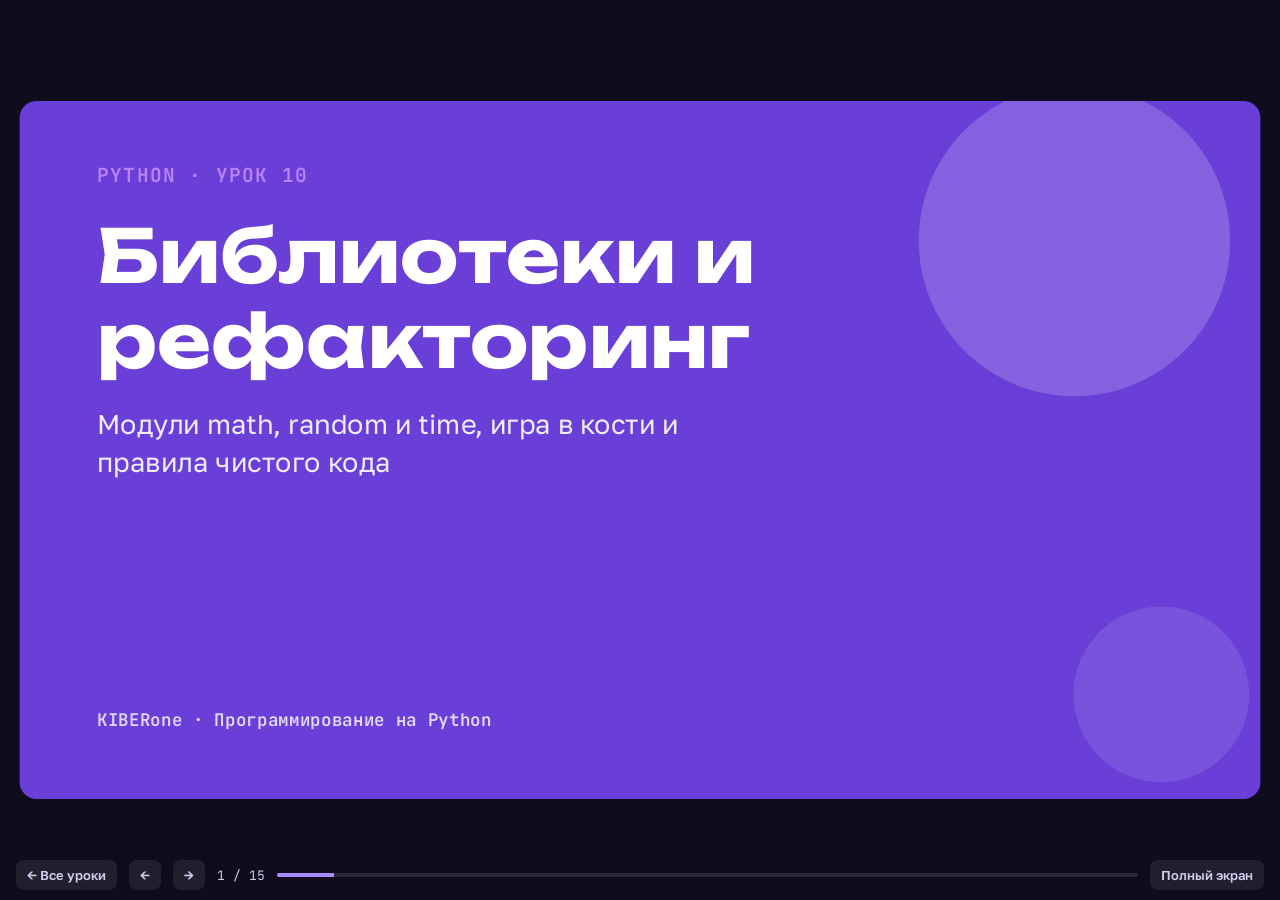
<file: slides/urok-10.html>
<!DOCTYPE html>
<html lang="ru">
<head>
<meta charset="utf-8">
<meta name="viewport" content="width=device-width, initial-scale=1">
<title>Урок 10: Библиотеки и рефакторинг — презентация</title>
<link rel="preconnect" href="https://fonts.googleapis.com">
<link rel="preconnect" href="https://fonts.gstatic.com" crossorigin>
<link href="https://fonts.googleapis.com/css2?family=Unbounded:wght@500;700&family=Golos+Text:wght@400;500;600;700&family=JetBrains+Mono:wght@400;600&display=swap" rel="stylesheet">
<link rel="stylesheet" href="../assets/slides.css">
</head>
<body>
<main class="deck" aria-label="Презентация: урок 10">
<section class="slide title"><div class="k">Python · Урок 10</div><h1>Библиотеки и рефакторинг</h1><p>Модули math, random и time, игра в кости и правила чистого кода</p><div class="foot">KIBERone · Программирование на Python</div></section>
<section class="slide "><h2>План урока</h2><ol><li>Что такое библиотеки (модули)</li><li>math — математика</li><li>random — случайность</li><li>Игра в кости</li><li>Рефакторинг и чистый код</li><li>Бонус: модуль time</li></ol></section>
<section class="slide "><h2>Библиотеки — готовые инструменты</h2><p>Библиотеки — наборы функций, которые уже написали другие программисты. Берём и пользуемся, чтобы не «изобретать велосипед».</p><div class="cards" style="margin-top:20px"><div class="cardx"><h3>turtle</h3><p>уже знакомы: рисуем черепашкой</p></div><div class="cardx"><h3>math</h3><p>математика: корни, округление, π</p></div><div class="cardx"><h3>random</h3><p>случайные числа и выбор</p></div></div><div class="note" style="margin-top:24px"><code>import math</code> — подключить модуль. Дальше пишем <code>math.</code> и имя функции.</div></section>
<section class="slide "><h2>Модуль math</h2><div class="cols"><div><ul><li><code>math.ceil(x)</code> — округлить вверх</li><li><code>math.floor(x)</code> — округлить вниз</li><li><code>math.sqrt(x)</code> — квадратный корень</li><li><code>math.pi</code> — число π</li><li><code>math.sin</code>, <code>math.cos</code> — тригонометрия</li></ul></div><div><pre class="code sm"><span class="k">import</span> math

<span class="f">print</span>(math.<span class="f">ceil</span>(<span class="n">4.2</span>))
<span class="f">print</span>(math.<span class="f">floor</span>(<span class="n">4.8</span>))
<span class="f">print</span>(math.<span class="f">sqrt</span>(<span class="n">81</span>))
<span class="f">print</span>(math.pi)</pre><div class="out">5
4
9.0
3.141592653589793</div></div></div></section>
<section class="slide "><h2>Длина окружности</h2><div class="cols"><div><p>Радиус вводится с клавиатуры. Длина окружности = <b>2 · π · R</b>. Потом отбрасываем дробную часть, округлив вниз.</p></div><div><pre class="code sm"><span class="k">import</span> math

R = <span class="f">float</span>(<span class="f">input</span>(<span class="s">"Радиус: "</span>))
length = <span class="n">2</span> * math.pi * R
<span class="f">print</span>(length)
<span class="f">print</span>(math.<span class="f">floor</span>(length))</pre><div class="out">Радиус: <span class="in">10</span>
62.83185307179586
62</div></div></div></section>
<section class="slide "><h2>Модуль random</h2><div class="cols"><div><ul><li><code>random.choice(список)</code> — случайный элемент</li><li><code>random.randint(1, 6)</code> — случайное целое от 1 до 6</li><li><code>random.shuffle(список)</code> — перемешать</li></ul><p style="margin-top:16px">Запусти несколько раз — результат каждый раз разный!</p></div><div><pre class="code sm"><span class="k">import</span> random

fruits = [<span class="s">"яблоко"</span>, <span class="s">"груша"</span>, <span class="s">"банан"</span>]
<span class="f">print</span>(random.<span class="f">choice</span>(fruits))
<span class="f">print</span>(random.<span class="f">randint</span>(<span class="n">1</span>, <span class="n">6</span>))
random.<span class="f">shuffle</span>(fruits)
<span class="f">print</span>(fruits)</pre></div></div></section>
<section class="slide "><h2>Розыгрыш призов</h2><div class="cols"><div><p>Кто получит главный приз? Пусть решит random.</p></div><div><pre class="code sm"><span class="k">import</span> random

players = [<span class="s">"Аня"</span>, <span class="s">"Петя"</span>, <span class="s">"Маша"</span>, <span class="s">"Ваня"</span>]
winner = random.<span class="f">choice</span>(players)
<span class="f">print</span>(<span class="s">"Главный приз получает"</span>, winner)</pre></div></div></section>
<section class="slide "><h2><small>Первая версия</small>Игра в кости</h2><div class="cols wide"><div><pre class="code xxs"><span class="k">import</span> random
player1 = <span class="f">input</span>(<span class="s">"Имя первого игрока: "</span>)
player2 = <span class="f">input</span>(<span class="s">"Имя второго игрока: "</span>)
dice1 = [<span class="n">1</span>, <span class="n">2</span>, <span class="n">3</span>, <span class="n">4</span>, <span class="n">5</span>, <span class="n">6</span>]
dice2 = [<span class="n">1</span>, <span class="n">2</span>, <span class="n">3</span>, <span class="n">4</span>, <span class="n">5</span>, <span class="n">6</span>]
score1 = <span class="n">0</span>
score2 = <span class="n">0</span>
<span class="k">for</span> i <span class="k">in</span> <span class="f">range</span>(<span class="n">3</span>):
    <span class="f">input</span>(player1 + <span class="s">", нажми Enter, чтобы бросить кости"</span>)
    result = random.<span class="f">choice</span>(dice1) + random.<span class="f">choice</span>(dice2)
    <span class="f">print</span>(<span class="s">"Выпало:"</span>, result)
    score1 = score1 + result
    <span class="f">input</span>(player2 + <span class="s">", нажми Enter, чтобы бросить кости"</span>)
    result = random.<span class="f">choice</span>(dice1) + random.<span class="f">choice</span>(dice2)
    <span class="f">print</span>(<span class="s">"Выпало:"</span>, result)
    score2 = score2 + result
<span class="k">if</span> score1 &gt; score2:
    <span class="f">print</span>(<span class="s">"Победил"</span>, player1)
<span class="k">elif</span> score2 &gt; score1:
    <span class="f">print</span>(<span class="s">"Победил"</span>, player2)
<span class="k">else</span>:
    <span class="f">print</span>(<span class="s">"Ничья"</span>)</pre></div><div><p>Два игрока бросают по две кости три раза. У кого сумма больше — тот победил.</p><p><code>input()</code> — чтобы игра не пролетала за долю секунды.</p></div></div></section>
<section class="slide "><h2>Что не так с этим кодом?</h2><div class="cols"><div><ul><li>Код для первого и второго игрока <b>почти одинаковый</b>.</li><li>Условие победы — отдельная часть логики.</li><li>Если захотим 3 игрока — придётся копировать ещё.</li></ul></div><div class="note" style="margin:0">Одинаковые куски кода — сигнал: <b>выдели их в функцию</b>.</div></div></section>
<section class="slide "><h2><small>Улучшаем код, не меняя поведение</small>Рефакторинг</h2><div class="cols"><div><pre class="code xxs"><span class="k">import</span> random

<span class="k">def</span> <span class="f">rollDice</span>():
    <span class="k">return</span> random.<span class="f">randint</span>(<span class="n">1</span>, <span class="n">6</span>) + random.<span class="f">randint</span>(<span class="n">1</span>, <span class="n">6</span>)

<span class="k">def</span> <span class="f">playerTurn</span>(name):
    <span class="f">input</span>(name + <span class="s">", нажми Enter, чтобы бросить кости"</span>)
    result = <span class="f">rollDice</span>()
    <span class="f">print</span>(name, <span class="s">"выбросил"</span>, result)
    <span class="k">return</span> result

<span class="k">def</span> <span class="f">announceWinner</span>(name1, score1, name2, score2):
    <span class="k">if</span> score1 &gt; score2:
        <span class="f">print</span>(<span class="s">"Победил"</span>, name1)
    <span class="k">elif</span> score2 &gt; score1:
        <span class="f">print</span>(<span class="s">"Победил"</span>, name2)
    <span class="k">else</span>:
        <span class="f">print</span>(<span class="s">"Ничья"</span>)</pre></div><div><pre class="code xxs">player1 = <span class="f">input</span>(<span class="s">"Имя первого игрока: "</span>)
player2 = <span class="f">input</span>(<span class="s">"Имя второго игрока: "</span>)
score1 = <span class="n">0</span>
score2 = <span class="n">0</span>
<span class="k">for</span> i <span class="k">in</span> <span class="f">range</span>(<span class="n">3</span>):
    score1 += <span class="f">playerTurn</span>(player1)
    score2 += <span class="f">playerTurn</span>(player2)
<span class="f">announceWinner</span>(player1, score1, player2, score2)</pre><p style="margin-top:16px;font-size:22px">Игра работает так же, но код читается как рассказ: бросок, ход игрока, объявление победителя.</p></div></div></section>
<section class="slide "><h2>Чистый код: одна задача — три решения</h2><p style="font-size:24px">Вывести все числа списка, которые меньше 10.</p><div class="cards"><div class="cardx"><h3>Понятно</h3><pre class="code xs"><span class="k">for</span> number <span class="k">in</span> numbers:
    <span class="k">if</span> number &lt; <span class="n">10</span>:
        <span class="f">print</span>(number)</pre></div><div class="cardx"><h3>Слишком сложно</h3><pre class="code xs"><span class="f">print</span>(<span class="f">list</span>(<span class="f">filter</span>(
  <span class="k">lambda</span> x: x &lt; <span class="n">10</span>,
  numbers)))</pre></div><div class="cardx"><h3>Опытно</h3><pre class="code xs"><span class="f">print</span>([n <span class="k">for</span> n <span class="k">in</span> numbers
       <span class="k">if</span> n &lt; <span class="n">10</span>])</pre></div></div></section>
<section class="slide "><h2>Имена говорят за себя</h2><div class="cols"><div><pre class="code xs">a = <span class="f">int</span>(<span class="f">input</span>())
<span class="k">if</span> a % <span class="n">4</span> == <span class="n">0</span> <span class="k">and</span> a % <span class="n">100</span> != <span class="n">0</span> <span class="k">or</span> a % <span class="n">400</span> == <span class="n">0</span>:
    <span class="f">print</span>(<span class="s">"Да"</span>)
<span class="k">else</span>:
    <span class="f">print</span>(<span class="s">"Нет"</span>)</pre><p style="margin-top:14px">Что делает этот код? Сразу не понять.</p></div><div><pre class="code xs"><span class="k">def</span> <span class="f">isLeapYear</span>(year):
    <span class="k">return</span> year % <span class="n">4</span> == <span class="n">0</span> <span class="k">and</span> year % <span class="n">100</span> != <span class="n">0</span> \
        <span class="k">or</span> year % <span class="n">400</span> == <span class="n">0</span>

year = <span class="f">int</span>(<span class="f">input</span>())
<span class="k">if</span> <span class="f">isLeapYear</span>(year):
    <span class="f">print</span>(<span class="s">"Високосный"</span>)
<span class="k">else</span>:
    <span class="f">print</span>(<span class="s">"Обычный"</span>)</pre><div class="out"><span class="in">2024</span>
Високосный</div></div></div></section>
<section class="slide "><h2>Правила чистого кода</h2><ul><li>Имя переменной объясняет, что в ней: <code>apples</code>, а не <code>a</code>.</li><li>Список — во множественном числе: <code>numbers</code>, а не <code>number</code>.</li><li>Имя функции — действие: <code>drawBoard</code>, <code>isLeapYear</code>.</li><li>Имена — на английском, слова слитно с большой буквы или через <code>_</code>.</li><li>Повторяющийся код — в функцию.</li><li>Комментарии — там, где без них не понять, а не на каждой строке.</li></ul></section>
<section class="slide "><h2>Бонус: модуль time</h2><div class="cols"><div><ul><li><code>time.sleep(2)</code> — пауза 2 секунды</li><li><code>time.time()</code> — секунды с 1 января 1970</li><li><code>time.ctime(t)</code> — время в читаемом виде</li></ul><p style="margin-top:14px">Задача: какое время будет ровно через неделю? В неделе 60 · 60 · 24 · 7 = 604 800 секунд.</p></div><div><pre class="code sm"><span class="k">import</span> time

week = <span class="n">60</span> * <span class="n">60</span> * <span class="n">24</span> * <span class="n">7</span>
<span class="f">print</span>(time.<span class="f">ctime</span>(time.<span class="f">time</span>() + week))</pre></div></div></section>
<section class="slide "><h2>Итоги урока</h2><ul><li><code>import</code> подключает библиотеку.</li><li>math — округление, корни, π; random — случайности.</li><li>Рефакторинг делает код понятнее, не меняя его работу.</li><li>Хорошие имена и функции — основа чистого кода.</li></ul></section>
</main>
<script src="../assets/slides.js"></script>
</body>
</html>
</file>
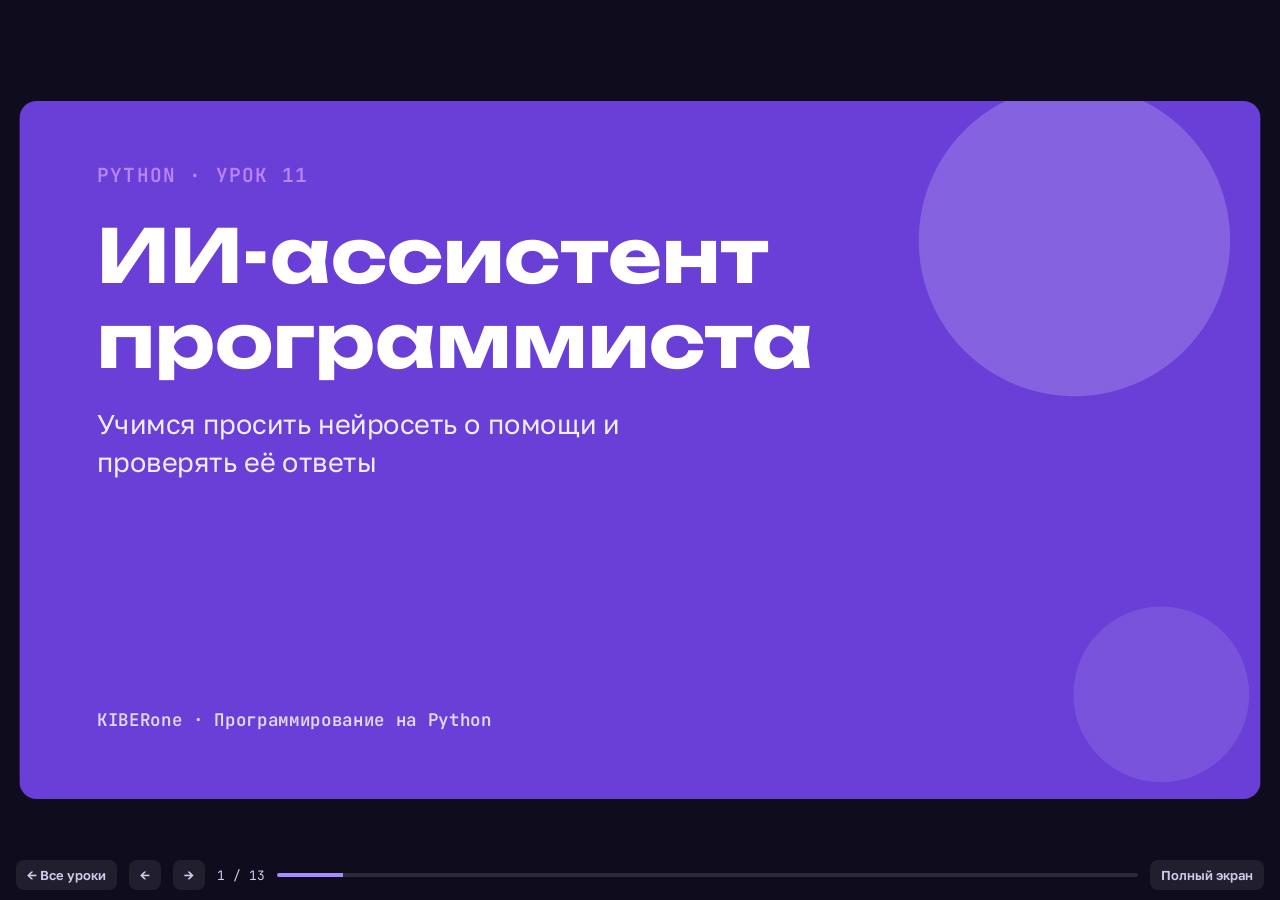
<file: slides/urok-11.html>
<!DOCTYPE html>
<html lang="ru">
<head>
<meta charset="utf-8">
<meta name="viewport" content="width=device-width, initial-scale=1">
<title>Урок 11: ИИ-ассистент — презентация</title>
<link rel="preconnect" href="https://fonts.googleapis.com">
<link rel="preconnect" href="https://fonts.gstatic.com" crossorigin>
<link href="https://fonts.googleapis.com/css2?family=Unbounded:wght@500;700&family=Golos+Text:wght@400;500;600;700&family=JetBrains+Mono:wght@400;600&display=swap" rel="stylesheet">
<link rel="stylesheet" href="../assets/slides.css">
</head>
<body>
<main class="deck" aria-label="Презентация: урок 11">
<section class="slide title"><div class="k">Python · Урок 11</div><h1>ИИ-ассистент программиста</h1><p>Учимся просить нейросеть о помощи и проверять её ответы</p><div class="foot">KIBERone · Программирование на Python</div></section>
<section class="slide "><h2>План урока</h2><ul><li>Что такое ИИ-ассистент</li><li>Пишем запрос и получаем код</li><li>Когда ИИ действительно полезен</li><li>Решаем задачи сами, потом сравниваем с ИИ</li><li>Где ИИ ошибается</li></ul></section>
<section class="slide "><h2>Друг-программист рядом</h2><p>Представь друга, который сидит рядом и в любой момент подсказывает код, предлагает варианты и находит ошибки.</p><p><b>ИИ-ассистент</b> — программа, обученная на миллионах строк кода. Она понимает, что ты хочешь, и предлагает решения.</p><div class="note">Многие среды разработки уже содержат ИИ внутри. Ещё есть отдельные сервисы: YandexGPT, GigaChat, DeepSeek и другие.</div></section>
<section class="slide "><h2><small>Промпт</small>Пишем запрос</h2><div class="cols"><div class="note" style="margin:0;font-size:24px">«Напиши программу на Python: два игрока бросают кости по три раза каждый. Значения двух костей складываются и добавляются к очкам игрока. После трёх бросков суммы сравниваются и определяется победитель».</div><div><ul><li>Сравни ответ с кодом с прошлого урока.</li><li>Сравни ответы у соседей — они разные!</li><li>Любую программу можно написать по-разному.</li></ul></div></div></section>
<section class="slide "><h2>Когда ИИ полезен</h2><div class="cards"><div class="cardx"><h3>Новая тема</h3><p>объяснить 2–3 функции библиотеки простыми словами</p></div><div class="cardx"><h3>Быстрый старт</h3><p>сделать каркас программы: функции и структуру</p></div><div class="cardx"><h3>Понять ошибку</h3><p>вставить текст ошибки и спросить причину</p></div><div class="cardx"><h3>Рефакторинг</h3><p>«вынеси повтор в функцию», «подбери понятные имена»</p></div><div class="cardx"><h3>Тестовые данные</h3><p>списки чисел и примеры для проверки</p></div><div class="cardx"><h3>Перенос</h3><p>переписать пример с turtle под ColabTurtle и обратно</p></div></div></section>
<section class="slide "><h2>Правило урока</h2><div class="cols"><div class="big">1 → 2</div><div><p><b>Сначала</b> решаем задачу сами.</p><p><b>Потом</b> просим ИИ решить её же.</p><p><b>Сравниваем</b>: что лучше, что понятнее, где ошибки?</p></div></div></section>
<section class="slide "><h2>Задача 1: калькулятор</h2><div class="cols"><div><p>Функция принимает два числа и операцию и печатает результат. Ввод гарантированно верный.</p></div><div><pre class="code sm"><span class="k">def</span> <span class="f">calculator</span>(a, b, op):
    <span class="k">if</span> op == <span class="s">"+"</span>:
        <span class="f">print</span>(a + b)
    <span class="k">elif</span> op == <span class="s">"-"</span>:
        <span class="f">print</span>(a - b)
    <span class="k">elif</span> op == <span class="s">"*"</span>:
        <span class="f">print</span>(a * b)
    <span class="k">elif</span> op == <span class="s">"/"</span>:
        <span class="f">print</span>(a / b)

<span class="f">calculator</span>(<span class="n">10</span>, <span class="n">4</span>, <span class="s">"*"</span>)</pre><div class="out">40</div></div></div></section>
<section class="slide "><h2>Задача 2: сколько цифр в числе</h2><div class="cols"><div><p>Делим число нацело на 10, пока оно не станет нулём, и считаем шаги.</p></div><div><pre class="code sm"><span class="k">def</span> <span class="f">digitCounter</span>(n):
    count = <span class="n">0</span>
    <span class="k">while</span> n &gt; <span class="n">0</span>:
        n = n // <span class="n">10</span>
        count = count + <span class="n">1</span>
    <span class="f">print</span>(count)

<span class="f">digitCounter</span>(<span class="n">103</span>)
<span class="f">digitCounter</span>(<span class="n">7</span>)</pre><div class="out">3
1</div></div></div></section>
<section class="slide "><h2>Задача 3: треугольник из звёздочек</h2><div class="cols"><div><p>Вспоминаем умножение строки на число.</p><pre class="code sm"><span class="k">def</span> <span class="f">buildTriangle</span>(height):
    <span class="k">for</span> i <span class="k">in</span> <span class="f">range</span>(<span class="n">1</span>, height + <span class="n">1</span>):
        <span class="f">print</span>(<span class="s">"*"</span> * i)

<span class="f">buildTriangle</span>(<span class="n">4</span>)</pre></div><div><div class="out" style="font-size:30px">*
**
***
****</div></div></div></section>
<section class="slide "><h2>Задача 4: палиндром</h2><div class="cols"><div><p>Слово читается одинаково слева направо и справа налево. Сравниваем первый символ с последним, второй — с предпоследним… до середины.</p></div><div><pre class="code xs"><span class="k">def</span> <span class="f">isPalindrome</span>(text):
    result = <span class="k">True</span>
    <span class="k">for</span> i <span class="k">in</span> <span class="f">range</span>(<span class="f">len</span>(text) // <span class="n">2</span>):
        <span class="k">if</span> text[i] != text[-<span class="n">1</span> - i]:
            result = <span class="k">False</span>
    <span class="k">if</span> result:
        <span class="f">print</span>(<span class="s">"Yes"</span>)
    <span class="k">else</span>:
        <span class="f">print</span>(<span class="s">"No"</span>)

<span class="f">isPalindrome</span>(<span class="s">"121"</span>)
<span class="f">isPalindrome</span>(<span class="s">"шалаш"</span>)
<span class="f">isPalindrome</span>(<span class="s">"кот"</span>)</pre><div class="out">Yes
Yes
No</div></div></div></section>
<section class="slide "><h2>ИИ тоже ошибается</h2><div class="cols"><div><ul><li>На сложных задачах ИИ путается, особенно в длинных условиях.</li><li>Олимпиадные задачи (например, Timus 1731) — слабое место.</li><li>ИИ может уверенно написать неправильный код.</li></ul></div><div class="note warn" style="margin:0">Никогда не выдавай код нейросети за правильный, пока сам не разобрался и не проверил его.</div></div></section>
<section class="slide "><h2>Как писать хороший запрос</h2><ul><li>Короткие и чёткие предложения — с ними ИИ справляется отлично.</li><li>Пиши, на каком языке и для какой среды (Python, turtle, PyCharm).</li><li>Дай пример: что вводится и что должно получиться.</li><li>Большую задачу разбей на маленькие шаги.</li><li>Попроси объяснить код — и проверь, понятно ли тебе.</li></ul></section>
<section class="slide "><h2>Итоги урока</h2><ul><li>ИИ-ассистент ускоряет работу: каркас, объяснения, поиск ошибок.</li><li>Сначала думаем сами, потом сверяемся с ИИ.</li><li>Любой код от ИИ нужно проверять и понимать.</li></ul><div class="note ok">Попробуй дома: реши задачу сам, а потом попроси ИИ найти, что можно улучшить.</div></section>
</main>
<script src="../assets/slides.js"></script>
</body>
</html>
</file>
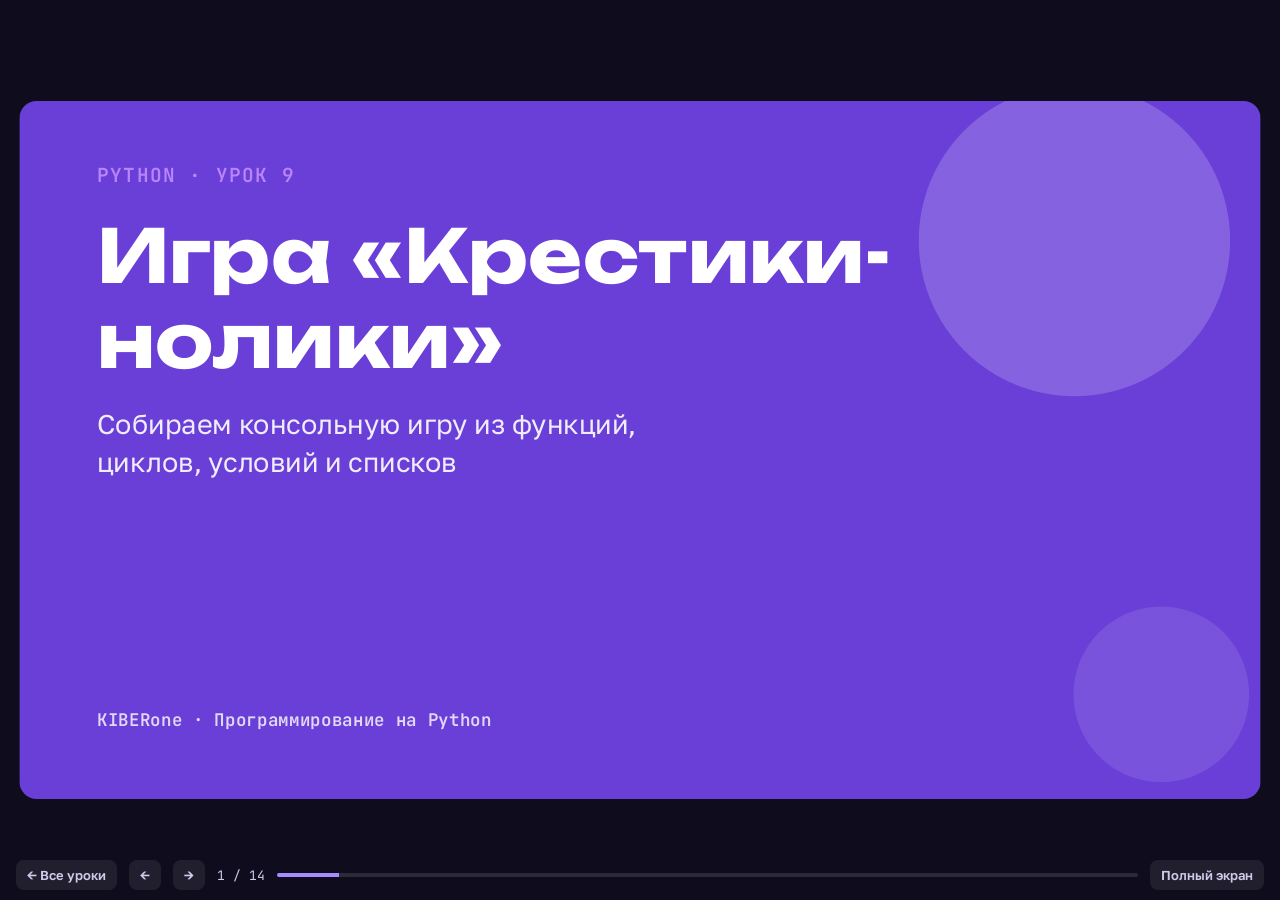
<file: slides/urok-9.html>
<!DOCTYPE html>
<html lang="ru">
<head>
<meta charset="utf-8">
<meta name="viewport" content="width=device-width, initial-scale=1">
<title>Урок 9: Крестики-нолики — презентация</title>
<link rel="preconnect" href="https://fonts.googleapis.com">
<link rel="preconnect" href="https://fonts.gstatic.com" crossorigin>
<link href="https://fonts.googleapis.com/css2?family=Unbounded:wght@500;700&family=Golos+Text:wght@400;500;600;700&family=JetBrains+Mono:wght@400;600&display=swap" rel="stylesheet">
<link rel="stylesheet" href="../assets/slides.css">
</head>
<body>
<main class="deck" aria-label="Презентация: урок 9">
<section class="slide title"><div class="k">Python · Урок 9</div><h1>Игра «Крестики-нолики»</h1><p>Собираем консольную игру из функций, циклов, условий и списков</p><div class="foot">KIBERone · Программирование на Python</div></section>
<section class="slide "><h2>План урока</h2><ol><li>Разминка в тренажёре скоропечати</li><li>Продумываем игру: поле, ходы, победа</li><li>Пишем 5 функций</li><li>Собираем игру и тестируем</li><li>Практикум: две задачи на условия</li></ol></section>
<section class="slide "><h2>Что должно быть в игре</h2><div class="cards"><div class="cardx"><h3>1. Поле</h3><p>В консоли рисуется поле 3 × 3 с номерами клеток.</p></div><div class="cardx"><h3>2. Ходы</h3><p>Игрок вводит номер клетки, ставит X или O, ход переходит к другому.</p></div><div class="cardx"><h3>3. Победа</h3><p>Три одинаковых знака в ряд — игра заканчивается.</p></div></div><div class="note" style="margin-top:30px">Если игрок ввёл не номер клетки, программа не должна ломаться — это тоже надо обработать.</div></section>
<section class="slide "><h2>Пять функций игры</h2><div class="cards" style="--n:2"><div class="cardx"><h3>main()</h3><p>главный цикл игры, запускает остальные функции</p></div><div class="cardx"><h3>drawBoard()</h3><p>рисует поле с ходами</p></div><div class="cardx"><h3>takeInput()</h3><p>принимает ход и передаёт его другому игроку</p></div><div class="cardx"><h3>isValidInput()</h3><p>проверяет, что ввели число от 1 до 9</p></div><div class="cardx"><h3>checkWin()</h3><p>проверяет, не победил ли кто-то</p></div></div></section>
<section class="slide "><h2>Игровое поле — список</h2><div class="cols"><div><pre class="code sm">board = <span class="f">list</span>(<span class="f">range</span>(<span class="n">1</span>, <span class="n">10</span>))
<span class="f">print</span>(board)</pre><div class="out">[1, 2, 3, 4, 5, 6, 7, 8, 9]</div><p style="margin-top:18px">Список из 9 клеток. Клетка в строке <code>i</code> и столбце <code>j</code> — это <code>board[j + i * 3]</code>.</p></div><div><pre class="code" style="font-size:34px;line-height:1.7"> 0 | 1 | 2
 3 | 4 | 5
 6 | 7 | 8</pre><p style="margin-top:14px">Индексы клеток в списке. Номера для игрока — на 1 больше.</p></div></div></section>
<section class="slide "><h2>drawBoard() — рисуем поле</h2><div class="cols wide"><div><pre class="code xs"><span class="k">def</span> <span class="f">drawBoard</span>(board):
    <span class="f">print</span>(<span class="s">"-"</span> * <span class="n">13</span>)
    <span class="k">for</span> i <span class="k">in</span> <span class="f">range</span>(<span class="n">3</span>):
        <span class="f">print</span>(<span class="s">"|"</span>, board[<span class="n">0</span> + i * <span class="n">3</span>], <span class="s">"|"</span>, board[<span class="n">1</span> + i * <span class="n">3</span>], <span class="s">"|"</span>, board[<span class="n">2</span> + i * <span class="n">3</span>], <span class="s">"|"</span>)
        <span class="f">print</span>(<span class="s">"-"</span> * <span class="n">13</span>)

board = <span class="f">list</span>(<span class="f">range</span>(<span class="n">1</span>, <span class="n">10</span>))
<span class="f">drawBoard</span>(board)</pre></div><div><div class="out">-------------
| 1 | 2 | 3 |
-------------
| 4 | 5 | 6 |
-------------
| 7 | 8 | 9 |
-------------</div></div></div></section>
<section class="slide "><h2>try / except — защита от ошибок</h2><div class="cols"><div><pre class="code xs"><span class="k">def</span> <span class="f">isValidInput</span>(playerAnswer):
    <span class="k">try</span>:
        playerAnswer = <span class="f">int</span>(playerAnswer)
    <span class="k">except</span> ValueError:
        <span class="f">print</span>(<span class="s">"Некорректный ввод. Вы уверены, что ввели число?"</span>)
        <span class="k">return</span> <span class="k">False</span>
    <span class="k">if</span> playerAnswer &lt; <span class="n">1</span> <span class="k">or</span> playerAnswer &gt; <span class="n">9</span>:
        <span class="f">print</span>(<span class="s">"Некорректный ввод. Введите число от 1 до 9"</span>)
        <span class="k">return</span> <span class="k">False</span>
    <span class="k">return</span> <span class="k">True</span>
</pre></div><div><p><code>int("abc")</code> обычно ломает программу. Внутри <code>try</code> ошибка не останавливает игру — Python переходит в <code>except</code>.</p><p><code>return</code> возвращает значение туда, где функцию вызвали: <code>True</code> или <code>False</code>.</p></div></div></section>
<section class="slide "><h2>takeInput() — ход игрока</h2><div class="cols wide"><div><pre class="code xs"><span class="k">def</span> <span class="f">takeInput</span>(playerToken):
    valid = <span class="k">False</span>
    <span class="k">while</span> <span class="k">not</span> valid:
        playerAnswer = <span class="f">input</span>(<span class="s">"Куда поставим "</span> + playerToken + <span class="s">"? "</span>)
        <span class="k">if</span> <span class="k">not</span> <span class="f">isValidInput</span>(playerAnswer):
            <span class="k">continue</span>
        playerAnswer = <span class="f">int</span>(playerAnswer)
        <span class="k">if</span> <span class="f">str</span>(board[playerAnswer - <span class="n">1</span>]) <span class="k">not</span> <span class="k">in</span> <span class="s">"XO"</span>:
            board[playerAnswer - <span class="n">1</span>] = playerToken
            valid = <span class="k">True</span>
        <span class="k">else</span>:
            <span class="f">print</span>(<span class="s">"Эта клетка уже занята!"</span>)
</pre></div><div><ul><li><code>valid = False</code> — пока ход не принят, крутимся в цикле;</li><li><code>continue</code> — сразу на новый круг;</li><li>клетка свободна, если в ней ещё не X и не O;</li><li>занята — просим другую.</li></ul></div></div></section>
<section class="slide "><h2>checkWin() — кто победил?</h2><div class="cols wide"><div><pre class="code xs"><span class="k">def</span> <span class="f">checkWin</span>(board):
    winCoord = ((<span class="n">0</span>, <span class="n">1</span>, <span class="n">2</span>), (<span class="n">3</span>, <span class="n">4</span>, <span class="n">5</span>), (<span class="n">6</span>, <span class="n">7</span>, <span class="n">8</span>), (<span class="n">0</span>, <span class="n">3</span>, <span class="n">6</span>),
                (<span class="n">1</span>, <span class="n">4</span>, <span class="n">7</span>), (<span class="n">2</span>, <span class="n">5</span>, <span class="n">8</span>), (<span class="n">0</span>, <span class="n">4</span>, <span class="n">8</span>), (<span class="n">2</span>, <span class="n">4</span>, <span class="n">6</span>))
    <span class="k">for</span> coord <span class="k">in</span> winCoord:
        <span class="k">if</span> board[coord[<span class="n">0</span>]] == board[coord[<span class="n">1</span>]] == board[coord[<span class="n">2</span>]]:
            <span class="k">return</span> board[coord[<span class="n">0</span>]]
    <span class="k">return</span> <span class="k">False</span>
</pre></div><div><p>8 выигрышных линий: 3 строки, 3 столбца, 2 диагонали.</p><p>Функция вернёт <code>"X"</code>, <code>"O"</code> или <code>False</code>.</p><div class="out">X
False</div></div></div></section>
<section class="slide "><h2>main() — главный цикл</h2><div class="cols wide"><div><pre class="code xs"><span class="k">def</span> <span class="f">main</span>(board):
    counter = <span class="n">0</span>
    win = <span class="k">False</span>
    <span class="k">while</span> <span class="k">not</span> win:
        <span class="f">drawBoard</span>(board)
        <span class="k">if</span> counter % <span class="n">2</span> == <span class="n">0</span>:
            <span class="f">takeInput</span>(<span class="s">"X"</span>)
        <span class="k">else</span>:
            <span class="f">takeInput</span>(<span class="s">"O"</span>)
        counter += <span class="n">1</span>
        <span class="k">if</span> counter &gt; <span class="n">4</span>:
            tmp = <span class="f">checkWin</span>(board)
            <span class="k">if</span> tmp:
                <span class="f">print</span>(tmp, <span class="s">"выиграл!"</span>)
                win = <span class="k">True</span>
                <span class="k">break</span>
        <span class="k">if</span> counter == <span class="n">9</span>:
            <span class="f">print</span>(<span class="s">"Ничья!"</span>)
            <span class="k">break</span>
    <span class="f">drawBoard</span>(board)
</pre></div><div><ul><li><code>counter</code> считает ходы: чётный — X, нечётный — O;</li><li>проверять победу есть смысл после 5-го хода;</li><li><code>if tmp:</code> — строка "X" или "O" считается истиной;</li><li>9 ходов без победы — ничья, <code>break</code>.</li></ul></div></div></section>
<section class="slide "><h2>Запускаем и тестируем</h2><div class="cols"><div><p>Попробуй сломать игру:</p><ul><li>ввести букву вместо числа;</li><li>ввести 0 или 10;</li><li>поставить знак в занятую клетку;</li><li>собрать каждую из 8 победных линий;</li><li>сыграть вничью.</li></ul></div><div><div class="out" style="font-size:15px">Куда поставим X? 7
-------------
| O | 2 | O |
-------------
| 4 | X | 6 |
-------------
| X | 8 | X |
-------------
Куда поставим O? 2
O выиграл!
-------------
| O | O | O |
-------------
| 4 | X | 6 |
-------------
| X | 8 | X |
-------------</div></div></div></section>
<section class="slide "><h2><small>Максимум из трёх</small>Практикум: задача 1</h2><div class="cols"><div><p>Вводятся три числа. Найди максимальное <b>без</b> <code>max()</code> и <code>sort()</code>. Если максимум не один — сообщи, что числа равны.</p><div class="note">Протестируй так, чтобы программа зашла в каждое условие.</div></div><div><pre class="code xs">a = <span class="f">int</span>(<span class="f">input</span>())
b = <span class="f">int</span>(<span class="f">input</span>())
c = <span class="f">int</span>(<span class="f">input</span>())
<span class="k">if</span> a &gt; b <span class="k">and</span> a &gt; c:
    <span class="f">print</span>(<span class="s">"Первое максимальное:"</span>, a)
<span class="k">elif</span> b &gt; a <span class="k">and</span> b &gt; c:
    <span class="f">print</span>(<span class="s">"Второе максимальное:"</span>, b)
<span class="k">elif</span> c &gt; a <span class="k">and</span> c &gt; b:
    <span class="f">print</span>(<span class="s">"Третье максимальное:"</span>, c)
<span class="k">else</span>:
    <span class="f">print</span>(<span class="s">"Числа равны"</span>)</pre><div class="out"><span class="in">4</span>
<span class="in">9</span>
<span class="in">2</span>
Второе максимальное: 9</div></div></div></section>
<section class="slide "><h2><small>Функция по частям</small>Практикум: задача 2</h2><div class="cols"><div><p>y = 10, если x ≥ 0<br>y = 2·x + 5, если x ≤ −10<br>y = x·x − 3, если −10 &lt; x &lt; 0</p><p>Для каждого диапазона — своё условие.</p></div><div><pre class="code sm">x = <span class="f">float</span>(<span class="f">input</span>())
<span class="k">if</span> x &gt;= <span class="n">0</span>:
    y = <span class="n">10</span>
<span class="k">elif</span> x &lt;= -<span class="n">10</span>:
    y = <span class="n">2</span> * x + <span class="n">5</span>
<span class="k">else</span>:
    y = x * x - <span class="n">3</span>
<span class="f">print</span>(y)</pre><div class="out"><span class="in">-4</span>
13.0</div></div></div></section>
<section class="slide "><h2>Итоги урока</h2><ul><li>Большая программа — это несколько маленьких функций.</li><li><code>return</code> возвращает результат функции.</li><li><code>try / except</code> не даёт программе упасть от неверного ввода.</li><li>Игру надо тестировать, пытаясь её сломать.</li></ul><div class="note ok">Сыграйте в свою игру с соседом!</div></section>
</main>
<script src="../assets/slides.js"></script>
</body>
</html>
</file>
<file: assets/site.css>
@import url("https://fonts.googleapis.com/css2?family=Unbounded:wght@500;700&family=Golos+Text:wght@400;500;600;700&family=JetBrains+Mono:wght@400;600&display=swap");
:root{
  /* Тетрадь в клетку + окно черепашки. Одна колонка карточек, сверху навигация по разделам */
  --bg:#f4f2fb; --paper:#ffffff; --ink:#1c1830; --muted:#625c7a; --line:#dcd7ee;
  --accent:#6a3fd8; --accent-soft:#ece6ff; --mint:#14946a; --mint-soft:#dcf5ea;
  --coral:#d2453b; --coral-soft:#fde4e1; --gold:#9a6500; --gold-soft:#fff1cc;
  --code-bg:#17142a; --code-ink:#e9e6f7; --grid:rgba(106,63,216,.06);
  --display:"Unbounded","Arial Black",system-ui,sans-serif;
  --body:"Golos Text","Segoe UI",system-ui,sans-serif;
  --mono:"JetBrains Mono",ui-monospace,Menlo,Consolas,monospace;
  color-scheme:light;
}
@media (prefers-color-scheme: dark){:root:not([data-theme="light"]){
  --bg:#121022; --paper:#1b1830; --ink:#ece9f8; --muted:#a49dc0; --line:#312c4d;
  --accent:#a88bff; --accent-soft:#2b2350; --mint:#4fd3a0; --mint-soft:#163a2f;
  --coral:#ff7a6e; --coral-soft:#3d1d1d; --gold:#f2b632; --gold-soft:#3a2e0b;
  --code-bg:#0b0a16; --grid:rgba(168,139,255,.05); color-scheme:dark;}}
:root[data-theme="dark"]{
  --bg:#121022; --paper:#1b1830; --ink:#ece9f8; --muted:#a49dc0; --line:#312c4d;
  --accent:#a88bff; --accent-soft:#2b2350; --mint:#4fd3a0; --mint-soft:#163a2f;
  --coral:#ff7a6e; --coral-soft:#3d1d1d; --gold:#f2b632; --gold-soft:#3a2e0b;
  --code-bg:#0b0a16; --grid:rgba(168,139,255,.05); color-scheme:dark;}
*{box-sizing:border-box}
html{scroll-behavior:smooth}
@media (prefers-reduced-motion: reduce){html{scroll-behavior:auto}*{animation:none!important;transition:none!important}}
body{margin:0;background:var(--bg);color:var(--ink);font:16px/1.55 var(--body);
  background-image:linear-gradient(var(--grid) 1px,transparent 1px),linear-gradient(90deg,var(--grid) 1px,transparent 1px);background-size:24px 24px}
a{color:var(--accent)}
code,.mono{font-family:var(--mono);font-size:.92em}
p code,li code,td code,.q-text code,.fb code,.chk code{background:var(--accent-soft);color:var(--accent);padding:1px 6px;border-radius:6px;white-space:pre-wrap}
h1,h2,h3,h4{font-family:var(--display);text-wrap:balance;line-height:1.2;margin:0}
h2{font-size:clamp(22px,3.4vw,30px)}
h3{font-size:18px}
.wrap{max-width:1000px;margin:0 auto;padding:0 18px}
button{font:inherit;cursor:pointer;color:inherit}
:focus-visible{outline:3px solid var(--accent);outline-offset:2px}

/* верх */
.topbar{display:flex;justify-content:space-between;align-items:center;gap:12px;padding:14px 0 0;font-size:14px}
.topbar a{text-decoration:none;font-weight:600}
header.hero{padding:22px 0 22px}
.kicker{font:600 13px/1.3 var(--mono);color:var(--accent);letter-spacing:.06em;text-transform:uppercase}
.hero h1{font-size:clamp(28px,5.2vw,48px);margin:10px 0 12px}
.hero h1 span{color:var(--accent)}
.hero p{max-width:64ch;color:var(--muted);margin:0}
.scorebar{display:flex;flex-wrap:wrap;gap:14px;align-items:center;margin-top:20px;background:var(--paper);border:1px solid var(--line);border-radius:16px;padding:14px 18px}
.scorebar .stars{font:700 22px/1 var(--display);font-variant-numeric:tabular-nums;white-space:nowrap}
.scorebar .stars small{font:500 14px var(--body);color:var(--muted)}
.meter{flex:1;min-width:140px;height:12px;background:var(--accent-soft);border-radius:99px;overflow:hidden}
.meter i{display:block;height:100%;width:0;background:linear-gradient(90deg,var(--accent),var(--mint));border-radius:99px;transition:width .5s}
.who{display:flex;gap:8px;align-items:center;flex-wrap:wrap;font-size:14px}
.who input{font:15px var(--body);padding:7px 10px;border-radius:10px;border:1.5px solid var(--line);background:var(--bg);color:var(--ink);width:210px}
.sync{font-size:13px;color:var(--muted)}
.sync.ok{color:var(--mint)}.sync.no{color:var(--coral)}

nav.toc{position:sticky;top:0;z-index:20;background:color-mix(in srgb,var(--bg) 88%,transparent);backdrop-filter:blur(8px);border-bottom:1px solid var(--line)}
nav.toc .wrap{display:flex;gap:6px;overflow-x:auto;padding-top:10px;padding-bottom:10px}
nav.toc a{flex:none;text-decoration:none;color:var(--ink);font-weight:600;font-size:14px;padding:7px 12px;border-radius:99px;border:1px solid var(--line);background:var(--paper)}
nav.toc a b{font-family:var(--mono);color:var(--accent);margin-right:6px}
nav.toc a:hover{border-color:var(--accent)}

section.part{padding:40px 0 8px;scroll-margin-top:60px}
.part-head{display:flex;gap:14px;align-items:baseline;margin-bottom:8px}
.part-head .num{font:700 14px/1 var(--mono);color:#fff;background:var(--accent);padding:6px 9px;border-radius:8px}
:root[data-theme="dark"] .part-head .num{color:#121022}
@media (prefers-color-scheme: dark){:root:not([data-theme="light"]) .part-head .num{color:#121022}}
.lead{color:var(--muted);max-width:66ch;margin:6px 0 18px}
.grid{display:grid;gap:16px}
.card{background:var(--paper);border:1px solid var(--line);border-radius:18px;padding:20px;min-width:0}
.card h3{margin-bottom:8px}
.card p{margin:.45em 0}
.card ul,.card ol{margin:.4em 0;padding-left:22px}
.card li{margin:.2em 0}
.two{display:grid;grid-template-columns:1fr 1fr;gap:16px}
@media (max-width:760px){.two{grid-template-columns:1fr}}
.callout{display:flex;gap:12px;align-items:flex-start;background:var(--mint-soft);border-radius:14px;padding:14px 16px}
.callout b{color:var(--mint);white-space:nowrap}
.callout.warn{background:var(--coral-soft)}.callout.warn b{color:var(--coral)}
.callout.tip{background:var(--accent-soft)}.callout.tip b{color:var(--accent)}

/* код */
pre.code{margin:10px 0;background:var(--code-bg);color:var(--code-ink);border-radius:12px;padding:14px 16px;overflow-x:auto;font:14px/1.6 var(--mono);position:relative}
pre.code .try{position:absolute;top:8px;right:8px;font:600 12px var(--body);background:rgba(255,255,255,.1);color:#e9e6f7;border:0;border-radius:8px;padding:4px 9px}
pre.code .try:hover{background:rgba(255,255,255,.2)}
.k{color:#c792ff}.s{color:#9be29b}.n{color:#ffb86b}.f{color:#7cc7ff}.c{color:#8a84a8;font-style:italic}
.steps{counter-reset:st;display:grid;gap:12px}
.step{border-left:3px solid var(--accent);padding:2px 0 2px 14px}
.step h4{font:700 15px var(--body);margin-bottom:4px}

.chips{display:flex;flex-wrap:wrap;gap:8px;margin:10px 0}
.chip{border:1px solid var(--line);background:var(--paper);color:var(--ink);border-radius:99px;padding:6px 12px;font:600 13px var(--mono)}
.chip:hover,.chip.on{border-color:var(--accent);color:var(--accent)}
.row{display:flex;flex-wrap:wrap;gap:10px;align-items:center}
.inp{font:15px var(--mono);padding:8px 10px;border-radius:10px;border:1px solid var(--line);background:var(--paper);color:var(--ink);width:120px}
.result{font:600 15px/1.5 var(--mono);padding:10px 14px;border-radius:10px;background:var(--code-bg);color:#9be29b;min-height:44px;white-space:pre-wrap}
.result.err{color:#ff9b91}
.slider{display:grid;grid-template-columns:24px 1fr 44px;gap:8px;align-items:center;font:600 14px var(--mono)}
.slider input{width:100%}
.cap{font:600 12px var(--mono);color:var(--muted);text-transform:uppercase;letter-spacing:.05em;margin:0 0 6px}
canvas.turtle{display:block;width:100%;height:auto;background:#fff;border:1px solid var(--line);border-radius:12px;aspect-ratio:8/5}
table.cmds{width:100%;border-collapse:collapse;font-size:15px}
table.cmds td,table.cmds th{padding:8px 6px;border-bottom:1px solid var(--line);vertical-align:top;text-align:left}
table.cmds td:first-child{white-space:nowrap;width:1%}
.tblwrap{overflow-x:auto}

/* квиз и баги */
.q{display:grid;gap:10px}
.q-num{font:700 13px var(--mono);color:var(--accent)}
.q-text{font-weight:600;font-size:17px}
.opts{display:grid;grid-template-columns:1fr 1fr;gap:8px}
@media (max-width:560px){.opts{grid-template-columns:1fr}}
.opt{text-align:left;border:1.5px solid var(--line);background:var(--paper);color:var(--ink);border-radius:12px;padding:10px 14px;font-size:15px}
.opt:hover:not(:disabled){border-color:var(--accent)}
.opt.right{border-color:var(--mint);background:var(--mint-soft)}
.opt.wrong{border-color:var(--coral);background:var(--coral-soft)}
.opt:disabled{cursor:default}
.fb{font-size:14.5px;color:var(--muted);min-height:1em}
.fb b.ok{color:var(--mint)}.fb b.no{color:var(--coral)}
.bug pre{padding:8px 0}
.bug .ln{display:block;padding:0 14px;cursor:pointer;border-left:3px solid transparent;white-space:pre}
.bug .ln:hover{background:rgba(255,255,255,.06)}
.bug .ln i{display:inline-block;width:2em;color:#6d6790;font-style:normal;user-select:none}
.bug .ln.hit{background:rgba(79,211,160,.18);border-left-color:#4fd3a0}
.bug .ln.miss{background:rgba(255,122,110,.18);border-left-color:#ff7a6e}
.bug.solved .ln{cursor:default}

/* задачи */
.task-head{display:flex;gap:12px;align-items:center;flex-wrap:wrap;justify-content:space-between}
.lvl{font:700 12px var(--mono);padding:4px 9px;border-radius:99px;text-transform:uppercase;letter-spacing:.04em;white-space:nowrap}
.lvl.l1{background:var(--mint-soft);color:var(--mint)}
.lvl.l2{background:var(--gold-soft);color:var(--gold)}
.lvl.l3{background:var(--coral-soft);color:var(--coral)}
.lvl.l4{background:var(--accent-soft);color:var(--accent)}
.status{font:700 13px var(--mono);color:var(--muted)}
.status.done{color:var(--mint)}
.task .body{display:grid;grid-template-columns:1.1fr 1fr;gap:16px;margin-top:14px}
@media (max-width:820px){.task .body{grid-template-columns:1fr}}
.task .body>div{min-width:0}
.canv2{display:grid;grid-template-columns:1fr;gap:10px}
@media (min-width:421px) and (max-width:820px){.canv2{grid-template-columns:1fr 1fr}}
.editor{display:flex;background:var(--code-bg);border-radius:12px;overflow:hidden;border:1px solid transparent}
.editor:focus-within{border-color:var(--accent)}
.editor .gut{padding:12px 8px 12px 12px;color:#5e5880;font:14px/1.6 var(--mono);text-align:right;user-select:none;white-space:pre;overflow:hidden}
.editor textarea{flex:1;min-height:200px;resize:vertical;border:0;outline:0;background:transparent;color:var(--code-ink);font:14px/1.6 var(--mono);padding:12px 12px 12px 6px;tab-size:4;white-space:pre;overflow:auto;min-width:0}
.stdin{margin-top:10px}
.stdin label{font:600 12px var(--mono);color:var(--muted);text-transform:uppercase;letter-spacing:.05em}
.stdin textarea{width:100%;min-height:58px;margin-top:4px;resize:vertical;border:1.5px dashed var(--line);border-radius:10px;background:var(--bg);color:var(--ink);font:14px/1.5 var(--mono);padding:8px 10px}
.btns{display:flex;flex-wrap:wrap;gap:8px;margin-top:10px}
.btn{border:0;border-radius:10px;padding:9px 14px;font-weight:700;font-size:14px;background:var(--accent);color:#fff;text-decoration:none;display:inline-block}
:root[data-theme="dark"] .btn{color:#121022}
@media (prefers-color-scheme: dark){:root:not([data-theme="light"]) .btn{color:#121022}}
.btn.ghost{background:transparent;color:var(--ink);border:1.5px solid var(--line)}
.btn.ghost:hover{border-color:var(--accent)}
.btn.go{background:var(--mint)}
.btn:disabled{opacity:.55;cursor:wait}
.console{margin-top:10px;background:var(--code-bg);color:var(--code-ink);border-radius:10px;padding:10px 12px;font:13.5px/1.55 var(--mono);white-space:pre-wrap;min-height:44px;max-height:240px;overflow:auto;word-break:break-word}
.console .e{color:#ff9b91}.console .ok{color:#7ee2b0}.console .dim{color:#8a84a8}.console .in{color:#ffd479}.console .pr{color:#b9b3d6}
.checks{list-style:none;padding:0;margin:10px 0 0;display:grid;gap:4px;font-size:14.5px}
.checks li{display:flex;gap:6px}
.checks li::before{content:"○";flex:none;width:1.2em;color:var(--muted)}
.checks li.ok::before{content:"✓";color:var(--mint);font-weight:700}
.checks li.no::before{content:"✗";color:var(--coral);font-weight:700}
.checks .chk small{display:block;color:var(--muted)}
details.hint{margin-top:10px;font-size:14.5px}
details.hint summary{cursor:pointer;color:var(--accent);font-weight:600}
.pystate{font-size:13px;color:var(--muted);display:flex;gap:6px;align-items:center}
.pystate i{width:8px;height:8px;border-radius:50%;background:var(--gold);display:inline-block}
.pystate.ready i{background:var(--mint)}.pystate.error i{background:var(--coral)}

/* итог */
.big{font:700 clamp(40px,8vw,72px)/1 var(--display);color:var(--accent);font-variant-numeric:tabular-nums}
.sumgrid{display:grid;grid-template-columns:repeat(3,1fr);gap:12px;margin:16px 0}
@media (max-width:560px){.sumgrid{grid-template-columns:1fr}}
.sumgrid div{background:var(--accent-soft);border-radius:14px;padding:14px}
.sumgrid b{display:block;font:700 22px var(--display);font-variant-numeric:tabular-nums}
textarea.copyout{width:100%;height:150px;margin-top:10px;font:13px var(--mono);border-radius:10px;border:1px solid var(--line);background:var(--paper);color:var(--ink);padding:10px;display:none}
footer{padding:40px 0 60px;color:var(--muted);font-size:14px}
.confetti{position:fixed;pointer-events:none;z-index:99;width:10px;height:14px;border-radius:2px;animation:fall 1.4s ease-in forwards}
@keyframes fall{to{transform:translate(var(--dx),110vh) rotate(720deg);opacity:.2}}
</file>
<file: assets/slides.css>
:root{
  /* Слайды 16:9 поверх тёмного «зала». Сцена масштабируется под экран */
  --bg:#0f0d1d; --stage:#ffffff; --ink:#1c1830; --muted:#625c7a; --line:#dcd7ee;
  --accent:#6a3fd8; --accent-soft:#ece6ff; --mint:#14946a; --mint-soft:#dcf5ea; --coral:#d2453b; --coral-soft:#fde4e1;
  --code-bg:#17142a; --code-ink:#e9e6f7;
  --display:"Unbounded","Arial Black",system-ui,sans-serif;
  --body:"Golos Text","Segoe UI",system-ui,sans-serif;
  --mono:"JetBrains Mono",ui-monospace,Menlo,Consolas,monospace;
  color-scheme:dark;
}
*{box-sizing:border-box}
html,body{height:100%;margin:0;background:var(--bg);overflow:hidden;font-family:var(--body)}
.deck{position:fixed;inset:0;display:grid;place-items:center}
.slide{position:absolute;width:1280px;height:720px;background:var(--stage);color:var(--ink);border-radius:18px;padding:64px 80px 70px;display:none;flex-direction:column;overflow:hidden;
  background-image:linear-gradient(rgba(106,63,216,.05) 1px,transparent 1px),linear-gradient(90deg,rgba(106,63,216,.05) 1px,transparent 1px);background-size:32px 32px;transform-origin:center center}
.slide.on{display:flex}
.slide h1,.slide h2{font-family:var(--display);margin:0;line-height:1.15;text-wrap:balance}
.slide h2{font-size:44px;margin-bottom:28px}
.slide h2 small{display:block;font:600 16px var(--mono);color:var(--accent);letter-spacing:.06em;text-transform:uppercase;margin-bottom:12px}
.slide p,.slide li{font-size:27px;line-height:1.45}
.slide p{margin:0 0 14px}
.slide ul,.slide ol{margin:0;padding-left:34px;display:grid;gap:10px}
.slide li::marker{color:var(--accent);font-weight:700}
.slide code{font-family:var(--mono);font-size:.9em;background:var(--accent-soft);color:var(--accent);padding:1px 8px;border-radius:8px}
.slide b{color:var(--accent)}
.title{background:var(--accent);color:#fff;background-image:radial-gradient(circle at 85% 20%,rgba(255,255,255,.18) 0 160px,transparent 161px),radial-gradient(circle at 92% 85%,rgba(255,255,255,.1) 0 90px,transparent 91px)}
.title .k{font:600 20px var(--mono);letter-spacing:.08em;text-transform:uppercase;opacity:.85}
.title h1{font-size:76px;margin:26px 0 22px;max-width:15ch}
.title p{font-size:28px;opacity:.9;max-width:36ch}
.title .foot{margin-top:auto;font:600 18px var(--mono);opacity:.8}
.cols{display:grid;grid-template-columns:1fr 1fr;gap:40px;flex:1;min-height:0;align-items:start}
.cols.wide{grid-template-columns:1.25fr 1fr}
pre.code{margin:0;background:var(--code-bg);color:var(--code-ink);border-radius:16px;padding:22px 26px;font:22px/1.5 var(--mono);overflow:hidden;white-space:pre}
pre.code.sm{font-size:18px}
pre.code.xs{font-size:15.5px;padding:18px 22px}
pre.code.xxs{font-size:13.5px;line-height:1.42;padding:16px 20px}
.out{margin-top:14px;background:#000;color:#9be29b;border-radius:12px;padding:14px 20px;font:19px/1.45 var(--mono);white-space:pre}
.out .in{color:#ffd479}
.out::before{content:"Вывод";display:block;font:600 12px var(--mono);color:#8a84a8;text-transform:uppercase;letter-spacing:.08em;margin-bottom:4px}
.k{color:#c792ff}.s{color:#9be29b}.n{color:#ffb86b}.f{color:#7cc7ff}.c{color:#8a84a8;font-style:italic}
canvas.draw{width:100%;aspect-ratio:8/5;border-radius:14px;border:1px solid var(--line);background:#fff;display:block}
.note{margin-top:auto;padding:16px 22px;border-radius:14px;background:var(--accent-soft);font-size:23px}
.note.warn{background:var(--coral-soft)}.note.ok{background:var(--mint-soft)}
.cards{display:grid;grid-template-columns:repeat(var(--n,3),1fr);gap:20px}
.cardx{border:2px solid var(--line);border-radius:16px;padding:20px 22px;background:#fff}
.cardx h3{font:700 23px var(--body);margin:0 0 8px;color:var(--accent)}
.cardx p{font-size:21px;margin:0}
.big{font:700 120px/1 var(--display);color:var(--accent)}
.hud{position:fixed;left:0;right:0;bottom:0;display:flex;align-items:center;gap:12px;padding:10px 16px;color:#cfc9ea;font:13px var(--mono);z-index:5}
.hud a,.hud button{color:#cfc9ea;background:rgba(255,255,255,.08);border:0;border-radius:8px;padding:7px 11px;font:600 13px var(--body);text-decoration:none;cursor:pointer}
.hud a:hover,.hud button:hover{background:rgba(255,255,255,.18)}
.hud .bar{flex:1;height:4px;background:rgba(255,255,255,.12);border-radius:4px;overflow:hidden}
.hud .bar i{display:block;height:100%;background:#a88bff;width:0;transition:width .25s}
:focus-visible{outline:3px solid #a88bff;outline-offset:2px}
@media print{html,body{overflow:visible;height:auto;background:#fff}.deck{position:static;display:block}.slide{display:flex!important;position:relative;transform:none!important;page-break-after:always;margin:0 auto;border-radius:0}.hud{display:none}}
</file>
